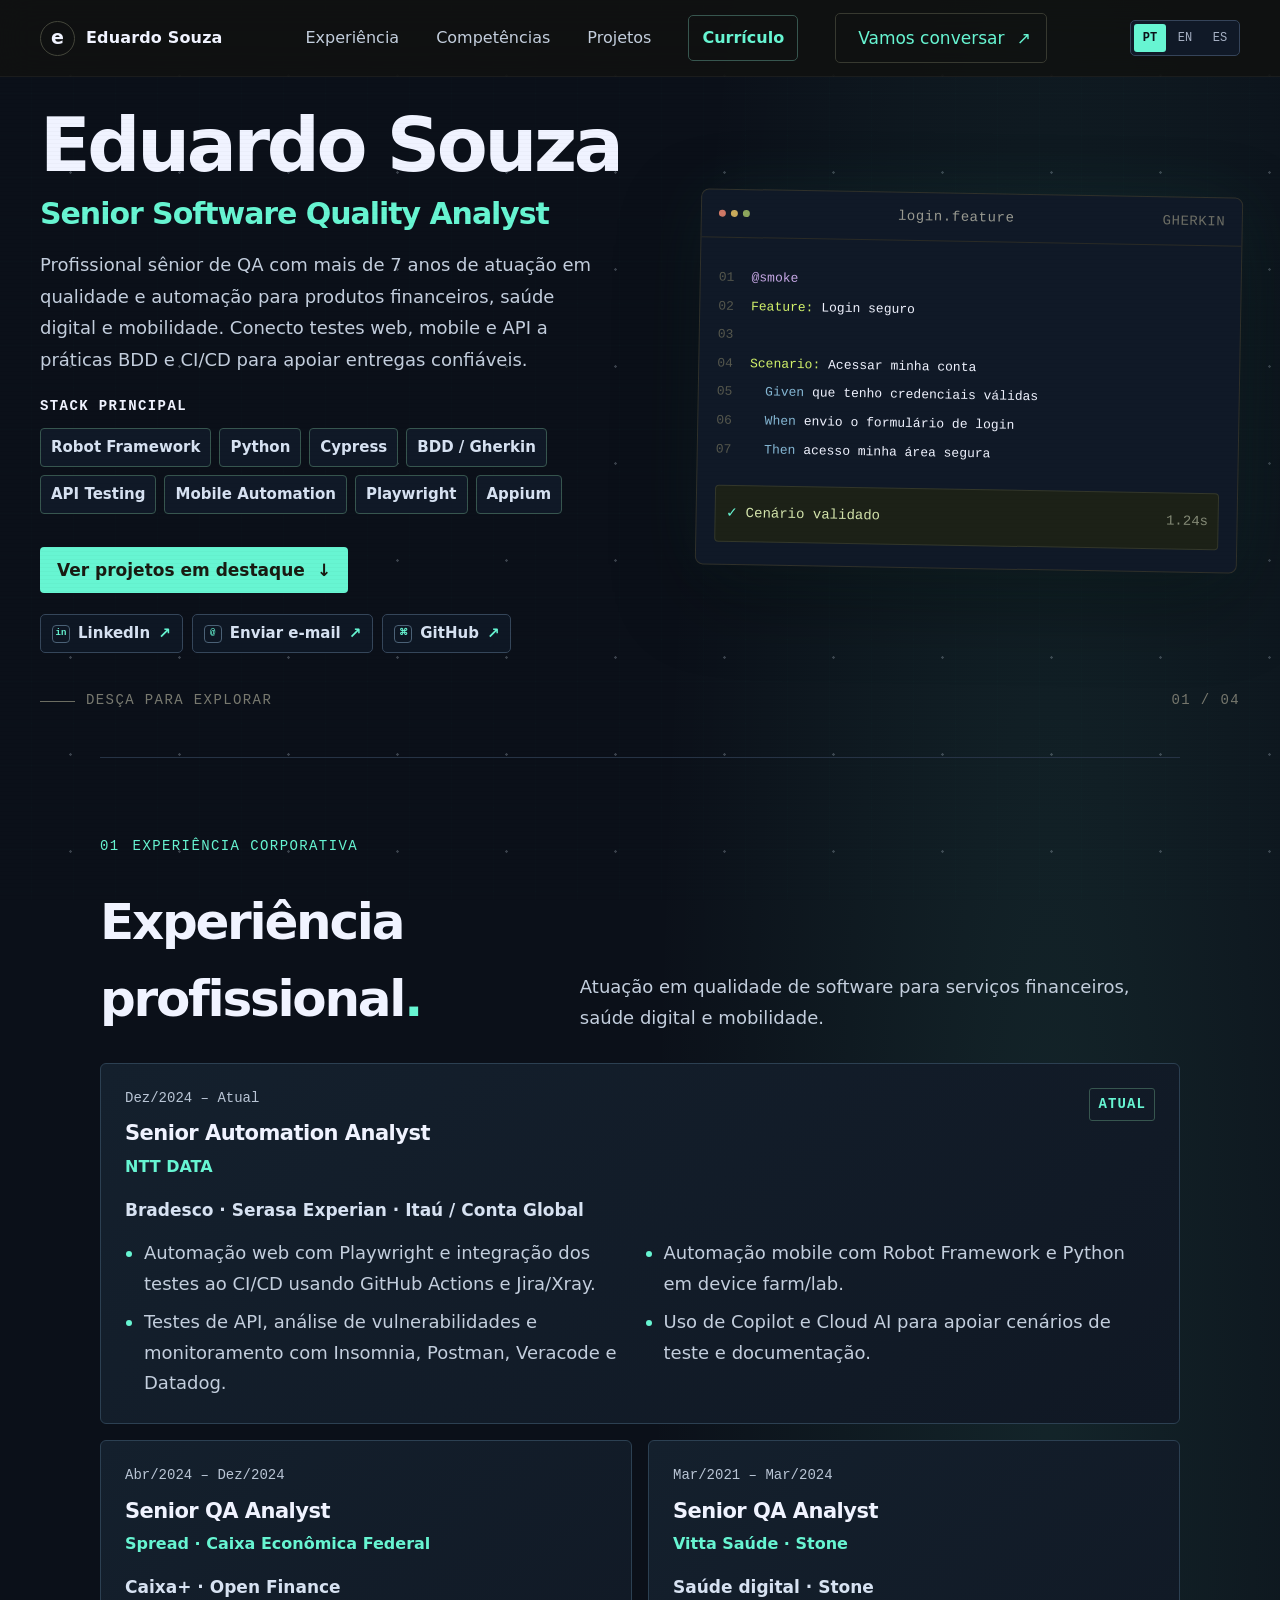
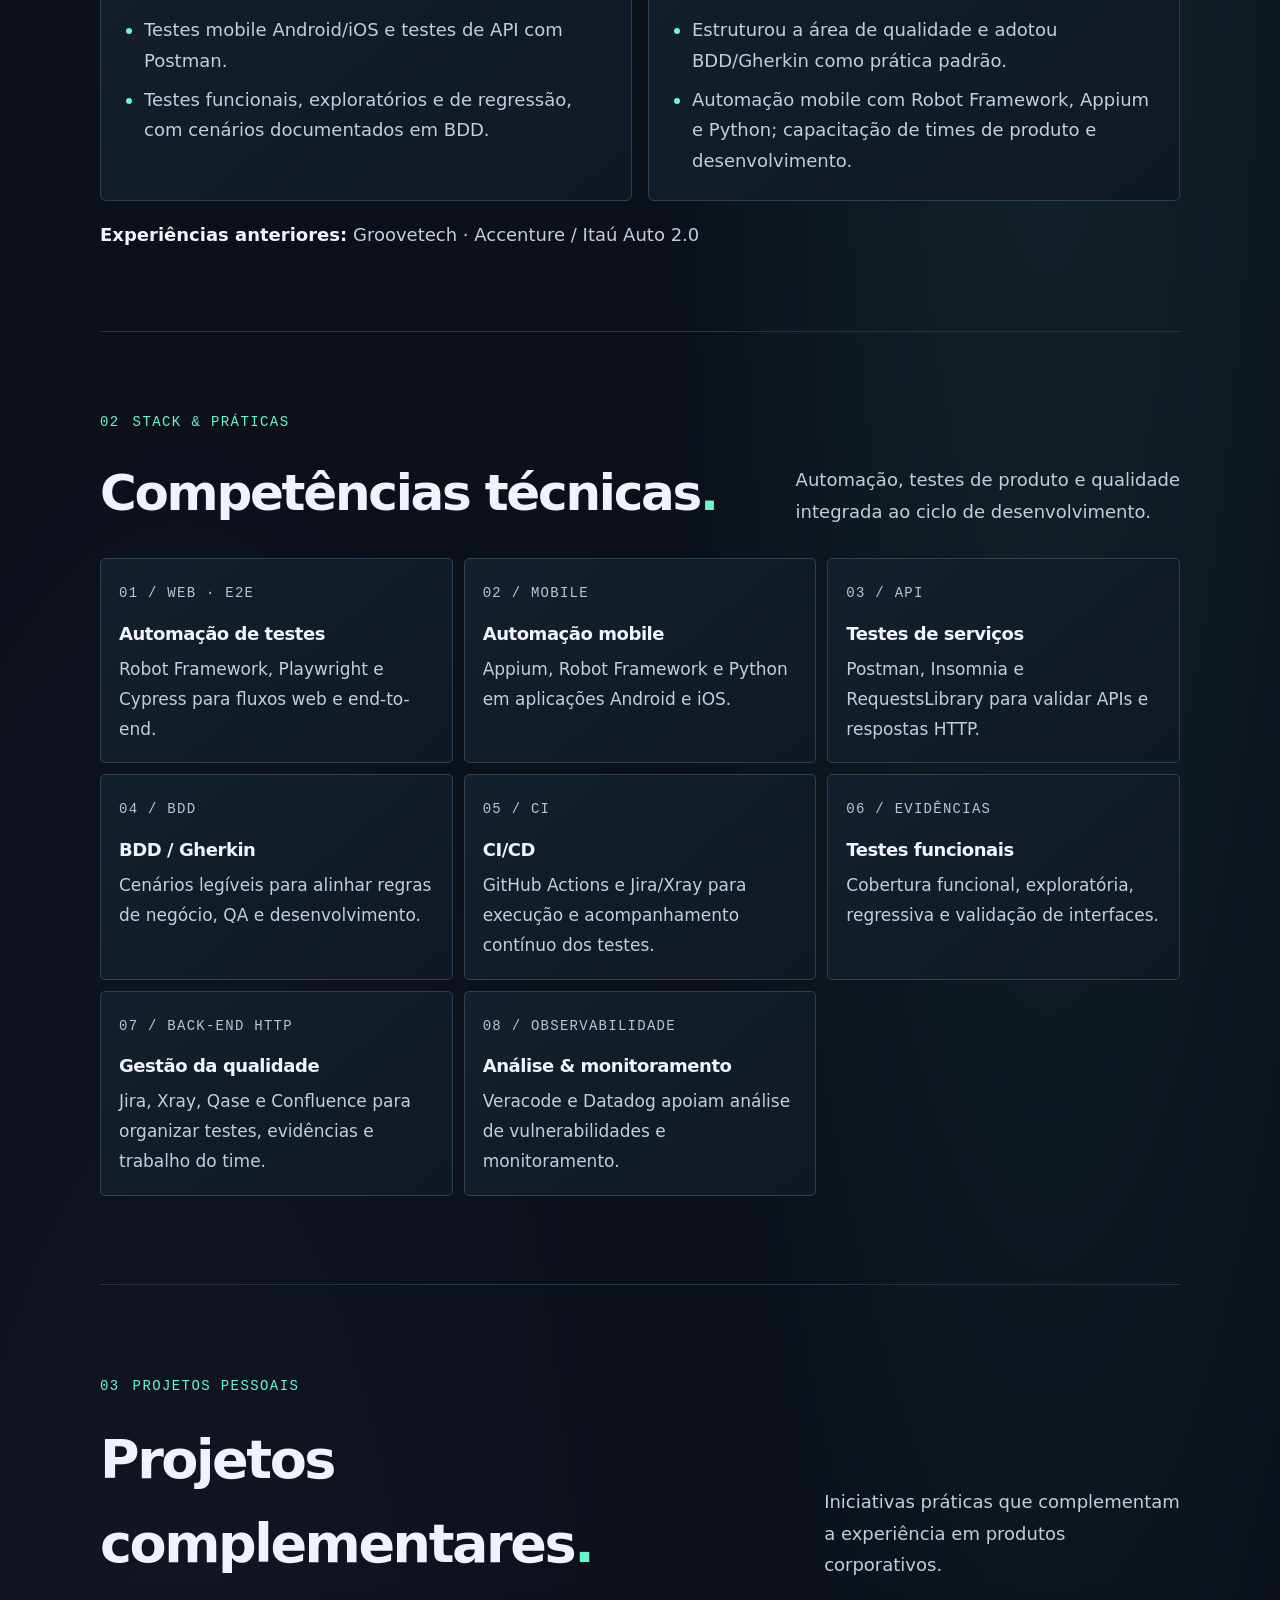
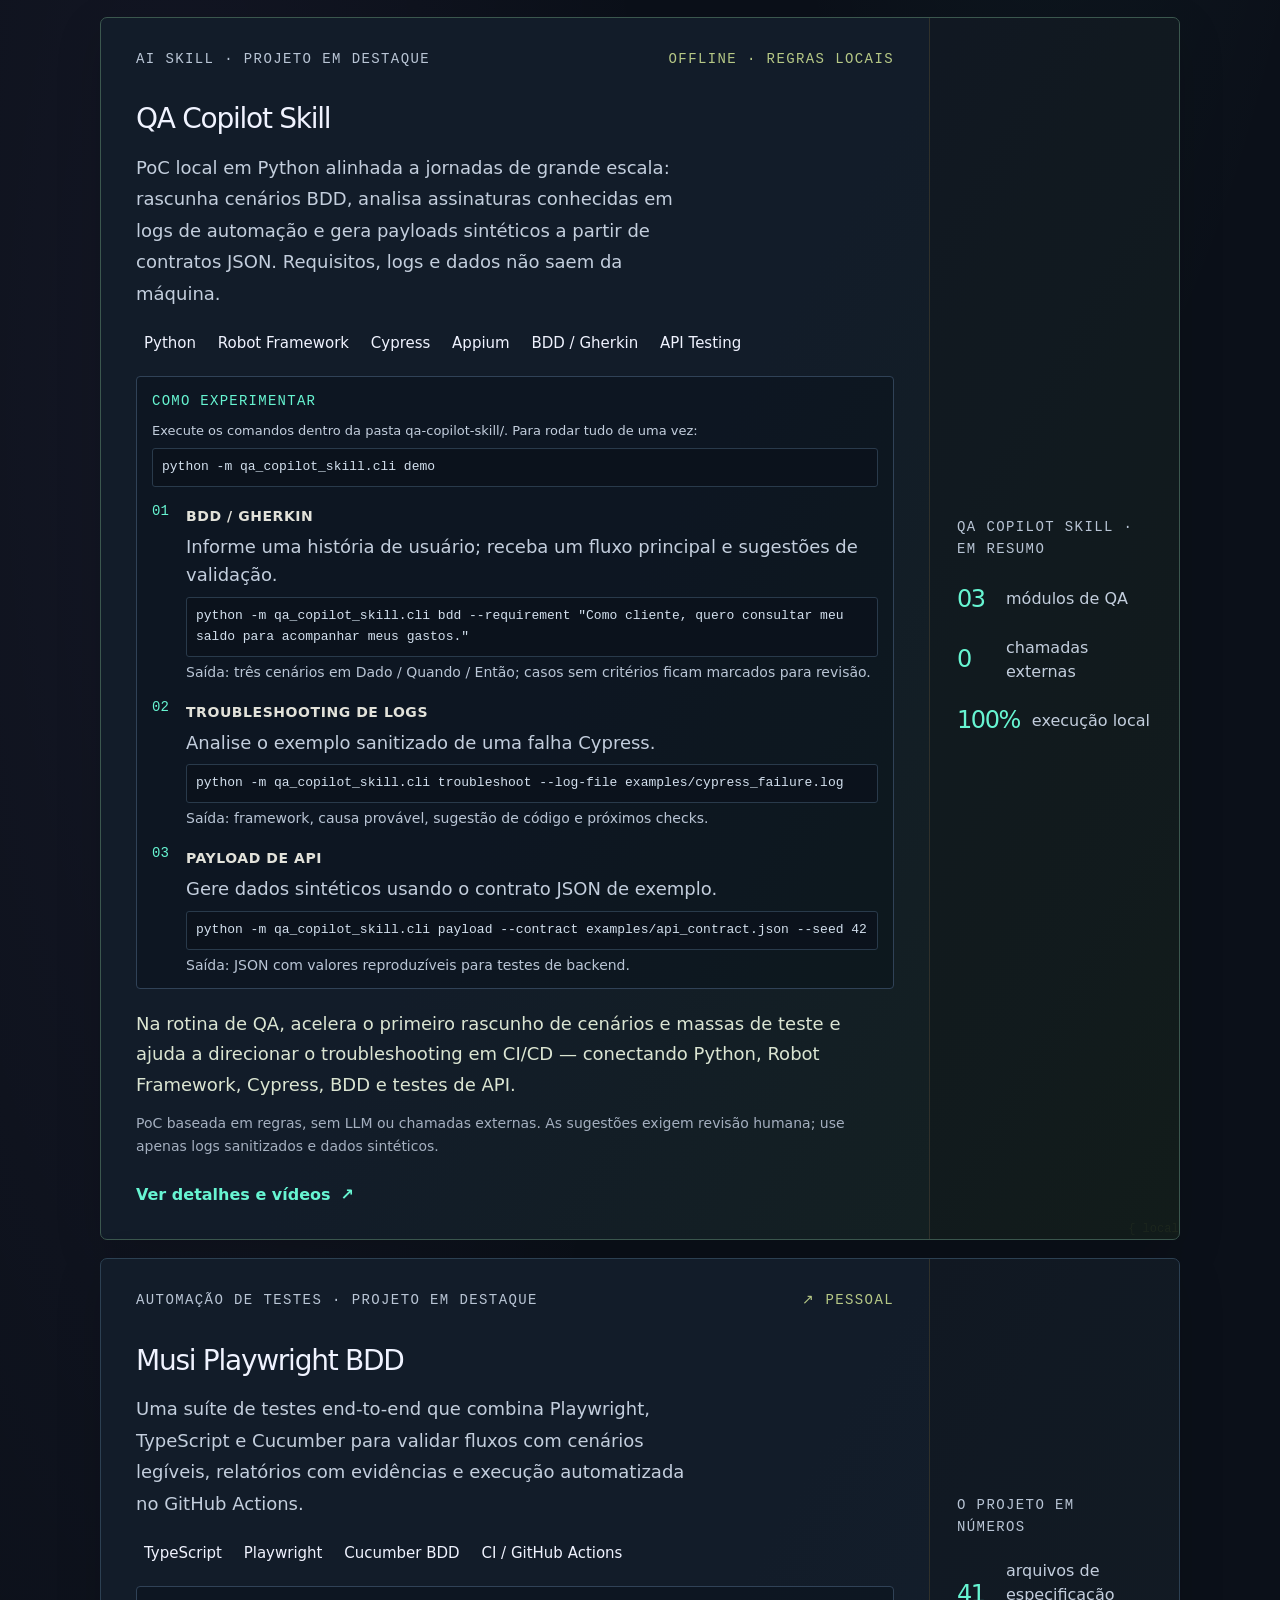
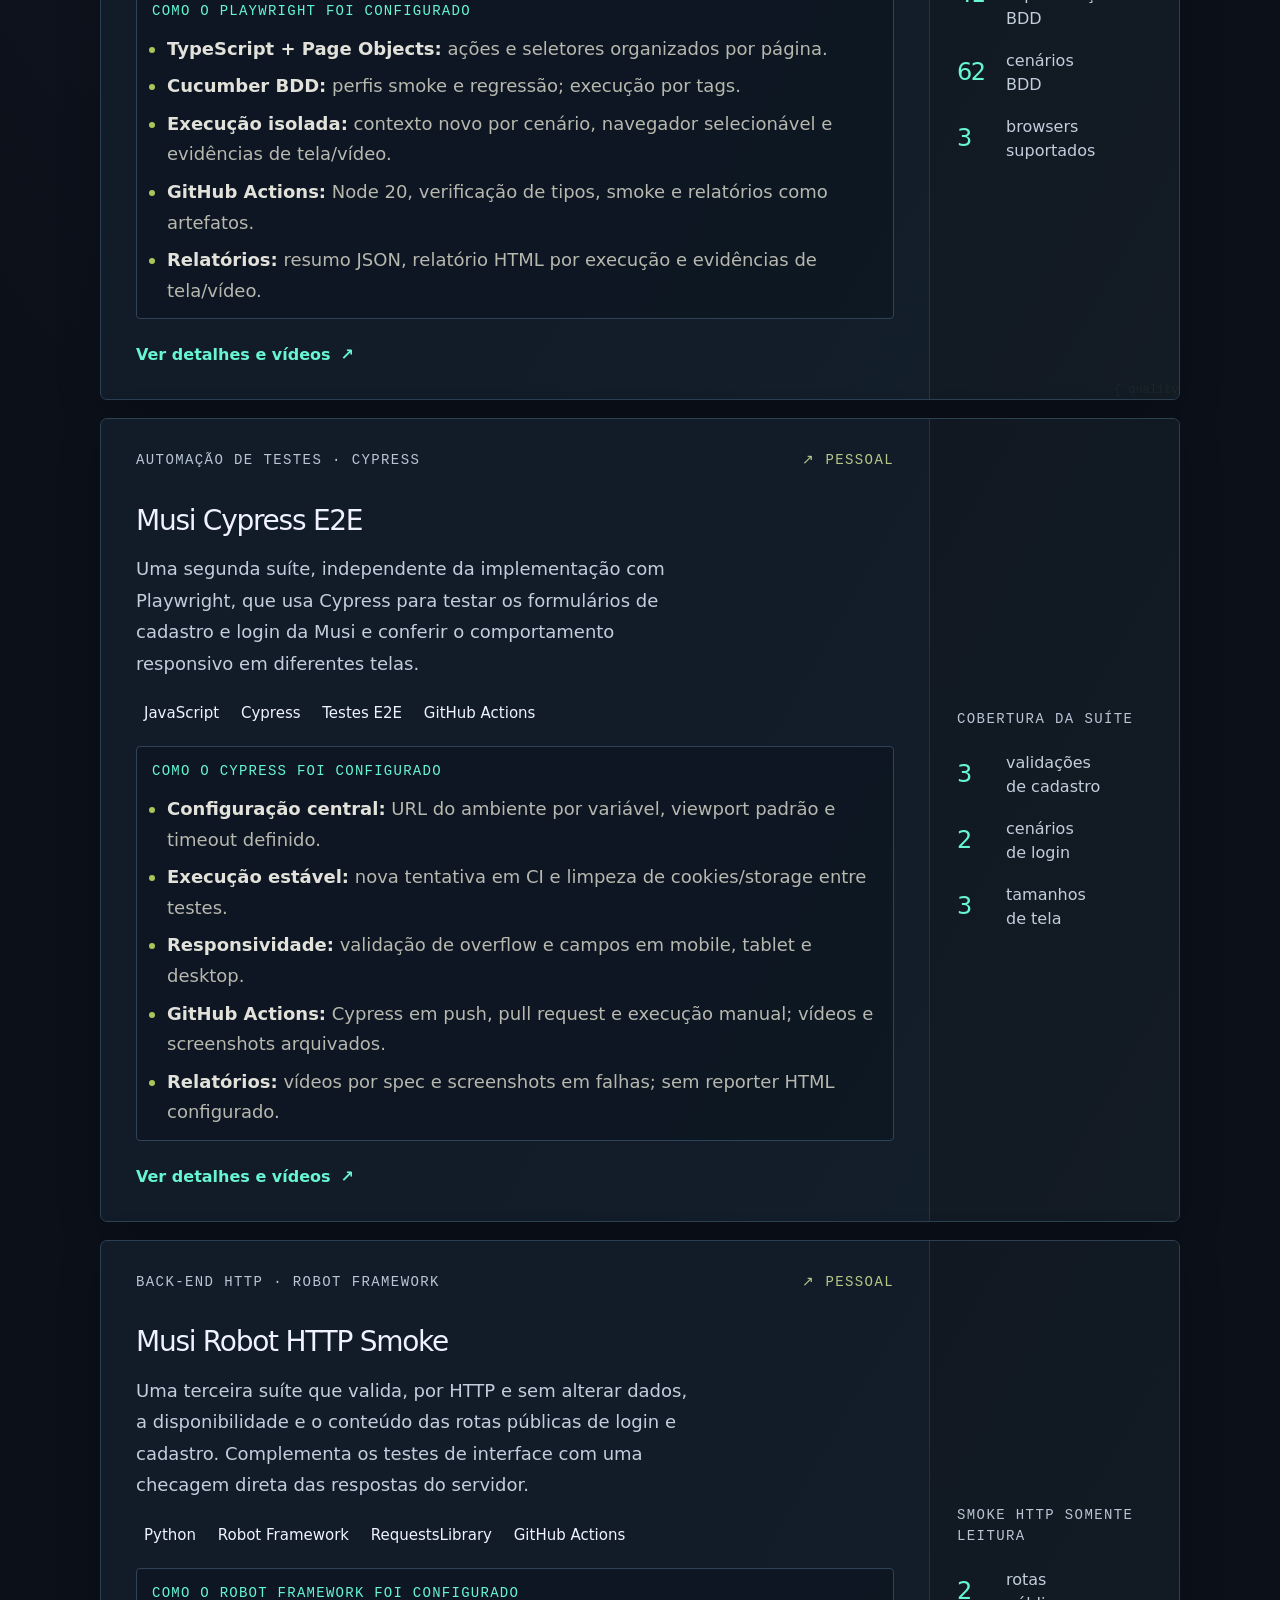
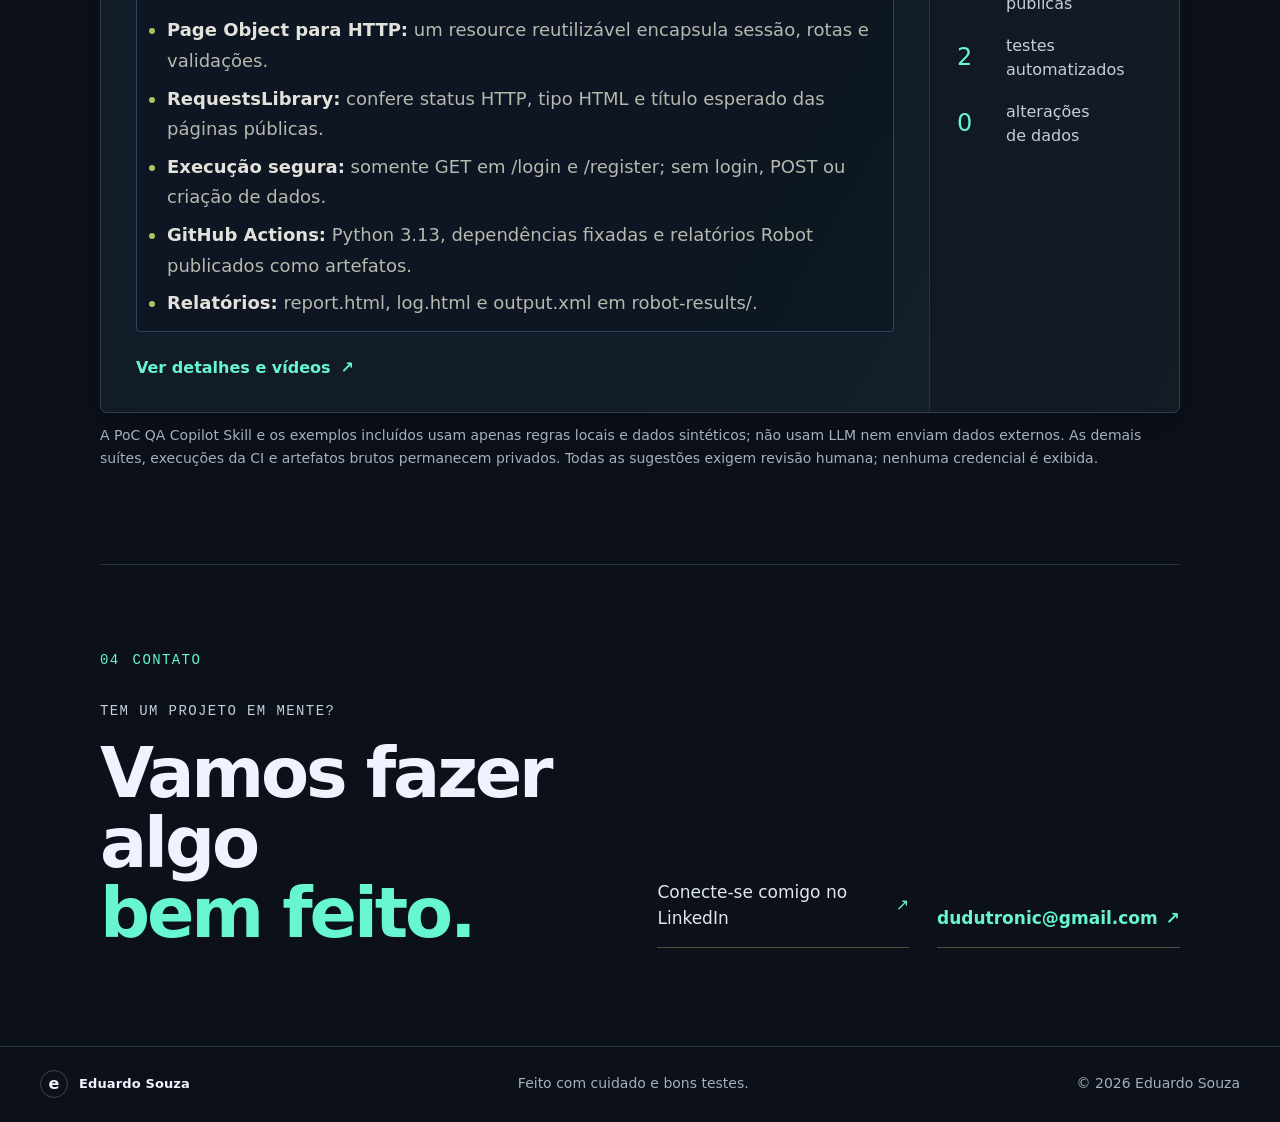
<file: index.html>
<!doctype html>
<html lang="pt-BR">
  <head>
    <meta charset="utf-8">
    <meta name="viewport" content="width=device-width, initial-scale=1">
    <meta
      name="description"
      content="Eduardo Souza, Senior Software Quality Analyst com mais de 7 anos de experiência em QA e automação de testes web, mobile e API."
    >
    <meta name="theme-color" content="#0b1019">
    <title>Eduardo Souza — Senior Software Quality Analyst</title>
    <link rel="icon" href="favicon.svg" type="image/svg+xml">
    <link rel="stylesheet" href="styles.css?v=corporate-profile-v6">
    <script src="script.js?v=corporate-profile-v6" defer></script>
  </head>
  <body>
    <a class="skip-link" href="#conteudo" data-i18n="skip">Pular para o conteúdo</a>

    <header class="site-header">
      <nav class="navigation shell" aria-label="Navegação principal" data-i18n-aria="navLabel">
        <a class="wordmark" href="#inicio" aria-label="Eduardo Souza, início" data-i18n-aria="homeLabel">
          <span class="wordmark-mark" aria-hidden="true">e</span>
          <span class="wordmark-name">Eduardo Souza</span>
        </a>
        <div class="navigation-links" id="navigation-links">
          <a href="#sobre" data-i18n="navExperience">Experiência</a>
          <a href="#competencias" data-i18n="navSkills">Competências</a>
          <a href="#projetos" data-i18n="navProjects">Projetos</a>
          <a class="nav-resume" href="resume.html" data-i18n="navResume">Currículo</a>
          <a class="nav-contact" href="#contato"><span data-i18n="navContact">Vamos conversar</span> <span aria-hidden="true">↗</span></a>
        </div>
        <div class="header-controls">
          <div class="language-picker" role="group" aria-label="Selecionar idioma" data-i18n-aria="languageLabel">
            <button type="button" lang="pt-BR" data-language="pt" aria-pressed="true">PT</button>
            <button type="button" lang="en" data-language="en" aria-pressed="false">EN</button>
            <button type="button" lang="es" data-language="es" aria-pressed="false">ES</button>
          </div>
          <button
            class="menu-toggle"
            type="button"
            aria-expanded="false"
            aria-controls="navigation-links"
            aria-label="Abrir menu"
          >
            <span></span>
            <span></span>
          </button>
        </div>
      </nav>
    </header>

    <main id="conteudo">
      <section class="hero shell" id="inicio" aria-labelledby="hero-title">
        <div class="hero-copy">
          <h1 id="hero-title" data-i18n="heroTitle">Eduardo Souza</h1>
          <p class="hero-role" data-i18n="heroRole">Senior Software Quality Analyst</p>
          <p class="hero-description" data-i18n="heroDescription">
            Profissional sênior de QA com mais de 7 anos de atuação em qualidade e automação
            para produtos financeiros, saúde digital e mobilidade, com testes web, mobile e API.
          </p>
          <div class="hero-stack" aria-label="Stack principal" data-i18n-aria="heroStackLabel">
            <p data-i18n="heroStackLabel">STACK PRINCIPAL</p>
            <ul class="stack-list">
              <li>Robot Framework</li>
              <li>Python</li>
              <li>Cypress</li>
              <li>BDD / Gherkin</li>
              <li>API Testing</li>
              <li>Mobile Automation</li>
              <li>Playwright</li>
              <li>Appium</li>
            </ul>
          </div>
          <div class="hero-actions">
            <a class="button button-primary" href="#projetos"><span data-i18n="heroWork">Ver projetos em destaque</span> <span aria-hidden="true">↓</span></a>
          </div>
          <div class="hero-socials" aria-label="Contato e redes profissionais" data-i18n-aria="heroContactLabel">
            <a class="hero-social-link" href="https://www.linkedin.com/in/eduardo-henrique-nilo-de-souza/" target="_blank" rel="noreferrer">
              <span class="social-icon" aria-hidden="true">in</span>
              <span data-i18n="linkedinLink">LinkedIn</span>
              <span aria-hidden="true">↗</span>
            </a>
            <a class="hero-social-link" href="mailto:dudutronic@gmail.com">
              <span class="social-icon" aria-hidden="true">@</span>
              <span data-i18n="emailLink">Enviar e-mail</span>
              <span aria-hidden="true">↗</span>
            </a>
            <a class="hero-social-link" href="https://github.com/dudutronic" target="_blank" rel="noreferrer">
              <span class="social-icon" aria-hidden="true">⌘</span>
              <span>GitHub</span>
              <span aria-hidden="true">↗</span>
            </a>
          </div>
        </div>

        <div class="terminal" aria-label="Exemplo de cenário de teste automatizado" data-i18n-aria="terminalLabel">
          <div class="terminal-bar">
            <div class="terminal-dots" aria-hidden="true"><i></i><i></i><i></i></div>
            <span>login.feature</span>
            <span class="terminal-language">GHERKIN</span>
          </div>
          <div class="terminal-code">
            <p><span class="code-muted">01</span> <span class="code-purple">@smoke</span></p>
            <p><span class="code-muted">02</span> <span class="code-green">Feature:</span> <span data-i18n="terminalFeature">Login seguro</span></p>
            <p><span class="code-muted">03</span></p>
            <p><span class="code-muted">04</span> <span class="code-green">Scenario:</span> <span data-i18n="terminalScenario">Acessar minha conta</span></p>
            <p><span class="code-muted">05</span> &nbsp; <span class="code-blue">Given</span> <span data-i18n="terminalGiven">que tenho credenciais válidas</span></p>
            <p><span class="code-muted">06</span> &nbsp; <span class="code-blue">When</span> <span data-i18n="terminalWhen">envio o formulário de login</span></p>
            <p><span class="code-muted">07</span> &nbsp; <span class="code-blue">Then</span> <span data-i18n="terminalThen">acesso minha área segura</span></p>
            <div class="terminal-result"><span aria-hidden="true">✓</span> <span data-i18n="terminalResult">Cenário validado</span> <span class="result-time">1.24s</span></div>
          </div>
        </div>
        <a class="scroll-hint" href="#sobre"><span class="scroll-line"></span> <span data-i18n="scrollHint">DESÇA PARA EXPLORAR</span></a>
        <span class="hero-index" aria-hidden="true">01 / 04</span>
      </section>

      <section class="experience section-shell" id="sobre" aria-labelledby="experience-title">
        <div class="section-label"><span>01</span> <span data-i18n="experienceLabel">EXPERIÊNCIA CORPORATIVA</span></div>
        <div class="section-heading">
          <div>
            <h2 id="experience-title"><span data-i18n="experienceTitle">Experiência profissional</span><span class="accent-dot">.</span></h2>
          </div>
          <p data-i18n="experienceIntro">Automação e qualidade de software em produtos financeiros, saúde digital e mobilidade.</p>
        </div>
        <div class="experience-grid">
          <article class="experience-card experience-featured">
            <div class="experience-card-heading">
              <div>
                <p class="experience-period" data-i18n="experienceNttPeriod">Dez/2024 – Atual</p>
                <h3 data-i18n="experienceNttRole">Senior Automation Analyst</h3>
                <p class="experience-company">NTT DATA</p>
              </div>
              <span class="experience-tag" data-i18n="experienceCurrent">ATUAL</span>
            </div>
            <p class="experience-clients" data-i18n="experienceNttClients">Bradesco · Serasa Experian · Itaú / Conta Global</p>
            <ul class="experience-highlights">
              <li data-i18n="experienceNtt1">Automação web com Playwright e integração dos testes ao CI/CD usando GitHub Actions e Jira/Xray.</li>
              <li data-i18n="experienceNtt2">Automação mobile com Robot Framework e Python em device farm/lab.</li>
              <li data-i18n="experienceNtt3">Testes de API, análise de vulnerabilidades e monitoramento com Insomnia, Postman, Veracode e Datadog.</li>
              <li data-i18n="experienceNtt4">Uso de Copilot e Cloud AI para apoiar cenários de teste e documentação.</li>
            </ul>
          </article>
          <article class="experience-card">
            <div class="experience-card-heading">
              <div>
                <p class="experience-period" data-i18n="experienceSpreadPeriod">Abr/2024 – Dez/2024</p>
                <h3 data-i18n="experienceSpreadRole">Senior QA Analyst</h3>
                <p class="experience-company">Spread · Caixa Econômica Federal</p>
              </div>
            </div>
            <p class="experience-clients" data-i18n="experienceSpreadClients">Caixa+ · Open Finance</p>
            <ul class="experience-highlights">
              <li data-i18n="experienceSpread1">Testes mobile Android/iOS e testes de API com Postman.</li>
              <li data-i18n="experienceSpread2">Testes funcionais, exploratórios e de regressão, com cenários documentados em BDD.</li>
            </ul>
          </article>
          <article class="experience-card">
            <div class="experience-card-heading">
              <div>
                <p class="experience-period" data-i18n="experienceVittaPeriod">Mar/2021 – Mar/2024</p>
                <h3 data-i18n="experienceVittaRole">Senior QA Analyst</h3>
                <p class="experience-company">Vitta Saúde · Stone</p>
              </div>
            </div>
            <p class="experience-clients" data-i18n="experienceVittaClients">Saúde digital · Stone</p>
            <ul class="experience-highlights">
              <li data-i18n="experienceVitta1">Estruturou a área de qualidade e adotou BDD/Gherkin como prática padrão.</li>
              <li data-i18n="experienceVitta2">Automação mobile com Robot Framework, Appium e Python; capacitação de times de produto e desenvolvimento.</li>
            </ul>
          </article>
        </div>
        <p class="experience-previous"><strong data-i18n="experiencePreviousLabel">Experiências anteriores:</strong> <span data-i18n="experiencePrevious">Groovetech · Accenture / Itaú Auto 2.0</span></p>
      </section>

      <section class="competencies section-shell" id="competencias" aria-labelledby="competencies-title">
        <div class="section-heading">
          <div>
            <div class="section-label"><span>02</span> <span data-i18n="skillsLabelTitle">STACK & PRÁTICAS</span></div>
            <h2 id="competencies-title"><span data-i18n="skillsTitle">Competências técnicas</span><span class="accent-dot">.</span></h2>
          </div>
          <p data-i18n-html="skillsIntro">Automação, testes de produto e qualidade<br>integrada ao ciclo de desenvolvimento.</p>
        </div>

        <div class="competency-grid">
          <article class="competency-card">
            <span class="competency-index" data-i18n="skill1Index">01 / WEB · E2E</span>
            <h3 data-i18n="skill1Title">Automação de testes</h3>
            <p data-i18n="skill1Description">Robot Framework, Playwright e Cypress para fluxos web e end-to-end.</p>
          </article>
          <article class="competency-card">
            <span class="competency-index" data-i18n="skill2Index">02 / MOBILE</span>
            <h3 data-i18n="skill2Title">Automação mobile</h3>
            <p data-i18n="skill2Description">Appium, Robot Framework e Python em aplicações Android e iOS.</p>
          </article>
          <article class="competency-card">
            <span class="competency-index" data-i18n="skill3Index">03 / API</span>
            <h3 data-i18n="skill3Title">Testes de serviços</h3>
            <p data-i18n="skill3Description">Postman, Insomnia e RequestsLibrary para validar APIs e respostas HTTP.</p>
          </article>
          <article class="competency-card">
            <span class="competency-index" data-i18n="skill4Index">04 / BDD</span>
            <h3 data-i18n="skill4Title">BDD / Gherkin</h3>
            <p data-i18n="skill4Description">Cenários legíveis para alinhar regras de negócio, QA e desenvolvimento.</p>
          </article>
          <article class="competency-card">
            <span class="competency-index" data-i18n="skill5Index">05 / CI/CD</span>
            <h3 data-i18n="skill5Title">CI/CD</h3>
            <p data-i18n="skill5Description">GitHub Actions e Jira/Xray para execução e acompanhamento dos testes.</p>
          </article>
          <article class="competency-card">
            <span class="competency-index" data-i18n="skill6Index">06 / FUNCIONAL</span>
            <h3 data-i18n="skill6Title">Testes funcionais</h3>
            <p data-i18n="skill6Description">Cobertura funcional, exploratória, regressiva e validação de interfaces.</p>
          </article>
          <article class="competency-card">
            <span class="competency-index" data-i18n="skill7Index">07 / PROCESSO</span>
            <h3 data-i18n="skill7Title">Gestão da qualidade</h3>
            <p data-i18n="skill7Description">Jira, Xray, Qase e Confluence para organizar testes, evidências e trabalho do time.</p>
          </article>
          <article class="competency-card">
            <span class="competency-index" data-i18n="skill8Index">08 / OBSERVABILIDADE</span>
            <h3 data-i18n="skill8Title">Análise & monitoramento</h3>
            <p data-i18n="skill8Description">Veracode e Datadog apoiam análise de vulnerabilidades e monitoramento.</p>
          </article>
        </div>
      </section>

      <section class="projects section-shell" id="projetos" aria-labelledby="projects-title">
        <div class="section-heading">
          <div>
            <div class="section-label"><span>03</span> <span data-i18n="projectsLabel">PROJETOS PESSOAIS</span></div>
            <h2 id="projects-title"><span data-i18n="projectsTitle">Projetos</span><span class="accent-dot">.</span></h2>
          </div>
          <p data-i18n-html="projectsIntro">Iniciativas práticas que complementam<br>a experiência em produtos corporativos.</p>
        </div>

        <article class="project-card project-card-copilot" aria-labelledby="copilot-title">
          <div class="project-main">
            <div class="project-topline">
              <span class="project-category" data-i18n="copilotCategory">AI SKILL · PROJETO EM DESTAQUE</span>
              <span class="project-stars" data-i18n="copilotMode">OFFLINE · HEURÍSTICAS LOCAIS</span>
            </div>
            <h3 id="copilot-title"><a class="project-title-link" href="project.html?id=qa-copilot">QA Copilot Skill</a></h3>
            <p class="project-description" data-i18n="copilotDescription">
              PoC local em Python para rascunhar cenários BDD, analisar assinaturas
              conhecidas em logs de automação e gerar payloads sintéticos a partir
              de contratos JSON. Requisitos, logs e dados não saem da máquina.
            </p>
            <div class="project-tags" aria-label="Tecnologias do projeto QA Copilot Skill" data-i18n-aria="copilotTechLabel">
              <span>Python</span>
              <span>Robot Framework</span>
              <span>Cypress</span>
              <span>Appium</span>
              <span>BDD / Gherkin</span>
              <span>API Testing</span>
            </div>
            <div class="framework-config copilot-guide">
              <p class="config-heading" data-i18n="copilotGuideTitle">COMO EXPERIMENTAR</p>
              <p class="copilot-guide-note" data-i18n="copilotGuideNote">Execute os comandos dentro da pasta qa-copilot-skill/. Para rodar tudo de uma vez:</p>
              <code class="copilot-demo-command">python -m qa_copilot_skill.cli demo</code>
              <ol class="copilot-steps">
                <li>
                  <span class="copilot-step-number">01</span>
                  <div class="copilot-step-content">
                    <strong data-i18n="copilotBddLabel">BDD / GHERKIN</strong>
                    <p data-i18n="copilotBddHelp">Informe uma história de usuário; receba um fluxo principal e sugestões de validação.</p>
                    <code>python -m qa_copilot_skill.cli bdd --requirement "Como cliente, quero consultar meu saldo para acompanhar meus gastos."</code>
                    <span class="copilot-output" data-i18n="copilotBddOutput">Saída: três cenários em Dado / Quando / Então; casos sem critérios ficam marcados para revisão.</span>
                  </div>
                </li>
                <li>
                  <span class="copilot-step-number">02</span>
                  <div class="copilot-step-content">
                    <strong data-i18n="copilotLogLabel">TROUBLESHOOTING DE LOGS</strong>
                    <p data-i18n="copilotLogHelp">Analise o exemplo sanitizado de uma falha Cypress.</p>
                    <code>python -m qa_copilot_skill.cli troubleshoot --log-file examples/cypress_failure.log</code>
                    <span class="copilot-output" data-i18n="copilotLogOutput">Saída: framework provável, causa e próximos pontos para investigar.</span>
                  </div>
                </li>
                <li>
                  <span class="copilot-step-number">03</span>
                  <div class="copilot-step-content">
                    <strong data-i18n="copilotPayloadLabel">PAYLOAD DE API</strong>
                    <p data-i18n="copilotPayloadHelp">Gere dados sintéticos usando o contrato JSON de exemplo.</p>
                    <code>python -m qa_copilot_skill.cli payload --contract examples/api_contract.json --seed 42</code>
                    <span class="copilot-output" data-i18n="copilotPayloadOutput">Saída: JSON com valores reproduzíveis para testes de backend.</span>
                  </div>
                </li>
              </ol>
            </div>
            <p class="copilot-value" data-i18n="copilotValue">
              Na rotina de QA, acelera o primeiro rascunho de cenários e massas de
              teste e ajuda a direcionar o troubleshooting em CI/CD — conectando
              Python, Robot Framework, Cypress, BDD e testes de API.
            </p>
            <p class="project-note copilot-note" data-i18n="copilotBoundary">
              PoC baseada em regras, sem LLM ou chamadas externas. As sugestões
              exigem revisão humana; use apenas logs sanitizados e dados sintéticos.
            </p>
            <a class="project-link" href="project.html?id=qa-copilot">
              <span data-i18n="projectDetailsLink">Ver detalhes e vídeos</span>
              <span aria-hidden="true">↗</span>
            </a>
          </div>
          <div class="project-aside">
            <p class="aside-label" data-i18n="copilotStatsLabel">QA COPILOT SKILL · EM RESUMO</p>
            <div class="project-stat">
              <strong>03</strong>
              <span data-i18n="copilotStatModules">módulos de QA</span>
            </div>
            <div class="project-stat">
              <strong>0</strong>
              <span data-i18n="copilotStatCalls">chamadas externas</span>
            </div>
            <div class="project-stat">
              <strong>100%</strong>
              <span data-i18n="copilotStatLocal">execução local</span>
            </div>
            <div class="aside-decoration" aria-hidden="true">{ local }</div>
          </div>
        </article>

        <article class="project-card">
          <div class="project-main">
            <div class="project-topline">
              <span class="project-category" data-i18n="playwrightCategory">AUTOMAÇÃO DE TESTES · PROJETO EM DESTAQUE</span>
              <span class="project-stars" aria-label="Repositório pessoal" data-i18n-aria="personalRepo" data-i18n="personalRepo">↗ PESSOAL</span>
            </div>
            <h3><a class="project-title-link" href="project.html?id=playwright-bdd">Musi Playwright BDD</a></h3>
            <p class="project-description" data-i18n="playwrightDescription">
              Uma suíte de testes end-to-end que combina Playwright, TypeScript e
              Cucumber para validar fluxos com cenários legíveis, relatórios com
              evidências e execução automatizada no GitHub Actions.
            </p>
            <div class="project-tags" aria-label="Tecnologias do projeto">
              <span>TypeScript</span>
              <span>Playwright</span>
              <span>Cucumber BDD</span>
              <span>CI / GitHub Actions</span>
            </div>
            <div class="framework-config">
              <p class="config-heading" data-i18n="playwrightConfigTitle">COMO O PLAYWRIGHT FOI CONFIGURADO</p>
              <ul>
                <li data-i18n-html="playwrightConfig1"><strong>TypeScript + Page Objects:</strong> ações e seletores organizados por página.</li>
                <li data-i18n-html="playwrightConfig2"><strong>Cucumber BDD:</strong> perfis smoke e regressão; execução por tags.</li>
                <li data-i18n-html="playwrightConfig3"><strong>Execução isolada:</strong> contexto novo por cenário, navegador selecionável e evidências de tela/vídeo.</li>
                <li data-i18n-html="playwrightConfig4"><strong>GitHub Actions:</strong> Node 20, verificação de tipos, smoke e relatórios como artefatos.</li>
                <li data-i18n-html="playwrightConfig5"><strong>Relatórios:</strong> resumo JSON, relatório HTML por execução e evidências de tela/vídeo.</li>
              </ul>
            </div>
            <a
              class="project-link"
              href="project.html?id=playwright-bdd"
            ><span data-i18n="projectDetailsLink">Ver detalhes e vídeos</span> <span aria-hidden="true">↗</span></a>
          </div>

          <div class="project-aside">
            <p class="aside-label" data-i18n="playwrightStatsLabel">O PROJETO EM NÚMEROS</p>
            <div class="project-stat">
              <strong>41</strong>
              <span data-i18n-html="playwrightStat1">arquivos de<br>especificação BDD</span>
            </div>
            <div class="project-stat">
              <strong>62</strong>
              <span data-i18n-html="playwrightStat2">cenários<br>BDD</span>
            </div>
            <div class="project-stat">
              <strong>3</strong>
              <span data-i18n-html="playwrightStat3">browsers<br>suportados</span>
            </div>
            <div class="aside-decoration" aria-hidden="true">{ quality }</div>
          </div>
        </article>

        <article class="project-card project-card-cypress">
          <div class="project-main">
            <div class="project-topline">
              <span class="project-category" data-i18n="cypressCategory">AUTOMAÇÃO DE TESTES · CYPRESS</span>
              <span class="project-stars" aria-label="Repositório pessoal" data-i18n-aria="personalRepo" data-i18n="personalRepo">↗ PESSOAL</span>
            </div>
            <h3><a class="project-title-link" href="project.html?id=cypress-e2e">Musi Cypress E2E</a></h3>
            <p class="project-description" data-i18n="cypressDescription">
              Uma segunda suíte, independente da implementação com Playwright,
              que usa Cypress para testar os formulários de cadastro e login da
              Musi e conferir o comportamento responsivo em diferentes telas.
            </p>
            <div class="project-tags" aria-label="Tecnologias do projeto Cypress">
              <span>JavaScript</span>
              <span>Cypress</span>
              <span>Testes E2E</span>
              <span>GitHub Actions</span>
            </div>
            <div class="framework-config">
              <p class="config-heading" data-i18n="cypressConfigTitle">COMO O CYPRESS FOI CONFIGURADO</p>
              <ul>
                <li data-i18n-html="cypressConfig1"><strong>Configuração central:</strong> URL do ambiente por variável, viewport padrão e timeout definido.</li>
                <li data-i18n-html="cypressConfig2"><strong>Execução estável:</strong> nova tentativa em CI e limpeza de cookies/storage entre testes.</li>
                <li data-i18n-html="cypressConfig3"><strong>Responsividade:</strong> validação de overflow e campos em mobile, tablet e desktop.</li>
                <li data-i18n-html="cypressConfig4"><strong>GitHub Actions:</strong> Cypress em push, pull request e execução manual; vídeos e screenshots arquivados.</li>
                <li data-i18n-html="cypressConfig5"><strong>Relatórios:</strong> vídeos por spec e screenshots em falhas; sem reporter HTML configurado.</li>
              </ul>
            </div>
            <a
              class="project-link"
              href="project.html?id=cypress-e2e"
            ><span data-i18n="projectDetailsLink">Ver detalhes e vídeos</span> <span aria-hidden="true">↗</span></a>
          </div>

          <div class="project-aside">
            <p class="aside-label" data-i18n="cypressStatsLabel">COBERTURA DA SUÍTE</p>
            <div class="project-stat">
              <strong>3</strong>
              <span data-i18n-html="cypressStat1">validações<br>de cadastro</span>
            </div>
            <div class="project-stat">
              <strong>2</strong>
              <span data-i18n-html="cypressStat2">cenários<br>de login</span>
            </div>
            <div class="project-stat">
              <strong>3</strong>
              <span data-i18n-html="cypressStat3">tamanhos<br>de tela</span>
            </div>
          </div>
        </article>
        <article class="project-card project-card-robot">
          <div class="project-main">
            <div class="project-topline">
              <span class="project-category" data-i18n="robotCategory">BACK-END HTTP · ROBOT FRAMEWORK</span>
              <span class="project-stars" aria-label="Repositório pessoal" data-i18n-aria="personalRepo" data-i18n="personalRepo">↗ PESSOAL</span>
            </div>
            <h3><a class="project-title-link" href="project.html?id=robot-http-smoke">Musi Robot HTTP Smoke</a></h3>
            <p class="project-description" data-i18n="robotDescription">
              Uma terceira suíte que valida, por HTTP e sem alterar dados, a
              disponibilidade e o conteúdo das rotas públicas de login e
              cadastro. Complementa os testes de interface com uma checagem
              direta das respostas do servidor.
            </p>
            <div class="project-tags" aria-label="Tecnologias do projeto Robot Framework">
              <span>Python</span>
              <span>Robot Framework</span>
              <span>RequestsLibrary</span>
              <span>GitHub Actions</span>
            </div>
            <div class="framework-config">
              <p class="config-heading" data-i18n="robotConfigTitle">COMO O ROBOT FRAMEWORK FOI CONFIGURADO</p>
              <ul>
                <li data-i18n-html="robotConfig1"><strong>Page Object para HTTP:</strong> um resource reutilizável encapsula sessão, rotas e validações.</li>
                <li data-i18n-html="robotConfig2"><strong>RequestsLibrary:</strong> confere status HTTP, tipo HTML e título esperado das páginas públicas.</li>
                <li data-i18n-html="robotConfig3"><strong>Execução segura:</strong> somente GET em /login e /register; sem login, POST ou criação de dados.</li>
                <li data-i18n-html="robotConfig4"><strong>GitHub Actions:</strong> Python 3.13, dependências fixadas e relatórios Robot publicados como artefatos.</li>
                <li data-i18n-html="robotConfig5"><strong>Relatórios:</strong> report.html, log.html e output.xml em robot-results/.</li>
              </ul>
            </div>
            <a
              class="project-link"
              href="project.html?id=robot-http-smoke"
            ><span data-i18n="projectDetailsLink">Ver detalhes e vídeos</span> <span aria-hidden="true">↗</span></a>
          </div>

          <div class="project-aside">
            <p class="aside-label" data-i18n="robotStatsLabel">SMOKE HTTP SOMENTE LEITURA</p>
            <div class="project-stat">
              <strong>2</strong>
              <span data-i18n-html="robotStat1">rotas<br>públicas</span>
            </div>
            <div class="project-stat">
              <strong>2</strong>
              <span data-i18n-html="robotStat2">testes<br>automatizados</span>
            </div>
            <div class="project-stat">
              <strong>0</strong>
              <span data-i18n-html="robotStat3">alterações<br>de dados</span>
            </div>
          </div>
        </article>
        <p class="project-note" data-i18n="projectNote">A PoC QA Copilot Skill e os exemplos incluídos usam apenas regras locais e dados sintéticos; não usam LLM nem enviam dados externos. As demais suítes, execuções da CI e artefatos brutos permanecem privados. Todas as sugestões exigem revisão humana; nenhuma credencial é exibida.</p>
      </section>

      <section class="contact section-shell" id="contato" aria-labelledby="contact-title">
        <div class="section-label"><span>04</span> <span data-i18n="contactLabel">CONTATO</span></div>
        <div class="contact-content">
          <div>
            <p class="eyebrow" data-i18n="contactEyebrow">TEM UM PROJETO EM MENTE?</p>
            <h2 id="contact-title" data-i18n-html="contactTitle">Vamos fazer algo<br><span>bem feito.</span></h2>
          </div>
          <a
            class="contact-link"
            href="https://www.linkedin.com/in/eduardo-henrique-nilo-de-souza/"
            target="_blank"
            rel="noreferrer"
          >
            <span data-i18n="contactLink">Conecte-se comigo no LinkedIn</span>
            <span class="contact-arrow" aria-hidden="true">↗</span>
          </a>
          <a class="contact-email" href="mailto:dudutronic@gmail.com">dudutronic@gmail.com <span aria-hidden="true">↗</span></a>
        </div>
      </section>
    </main>

    <footer class="site-footer">
      <div class="footer-inner shell">
        <a class="wordmark footer-wordmark" href="#inicio" aria-label="Eduardo Souza, início" data-i18n-aria="homeLabel">
          <span class="wordmark-mark" aria-hidden="true">e</span>
          <span class="wordmark-name">Eduardo Souza</span>
        </a>
        <p data-i18n="footerNote">Feito com cuidado e bons testes.</p>
        <span>© <span id="current-year">2025</span> Eduardo Souza</span>
      </div>
    </footer>
  </body>
</html>
</file>
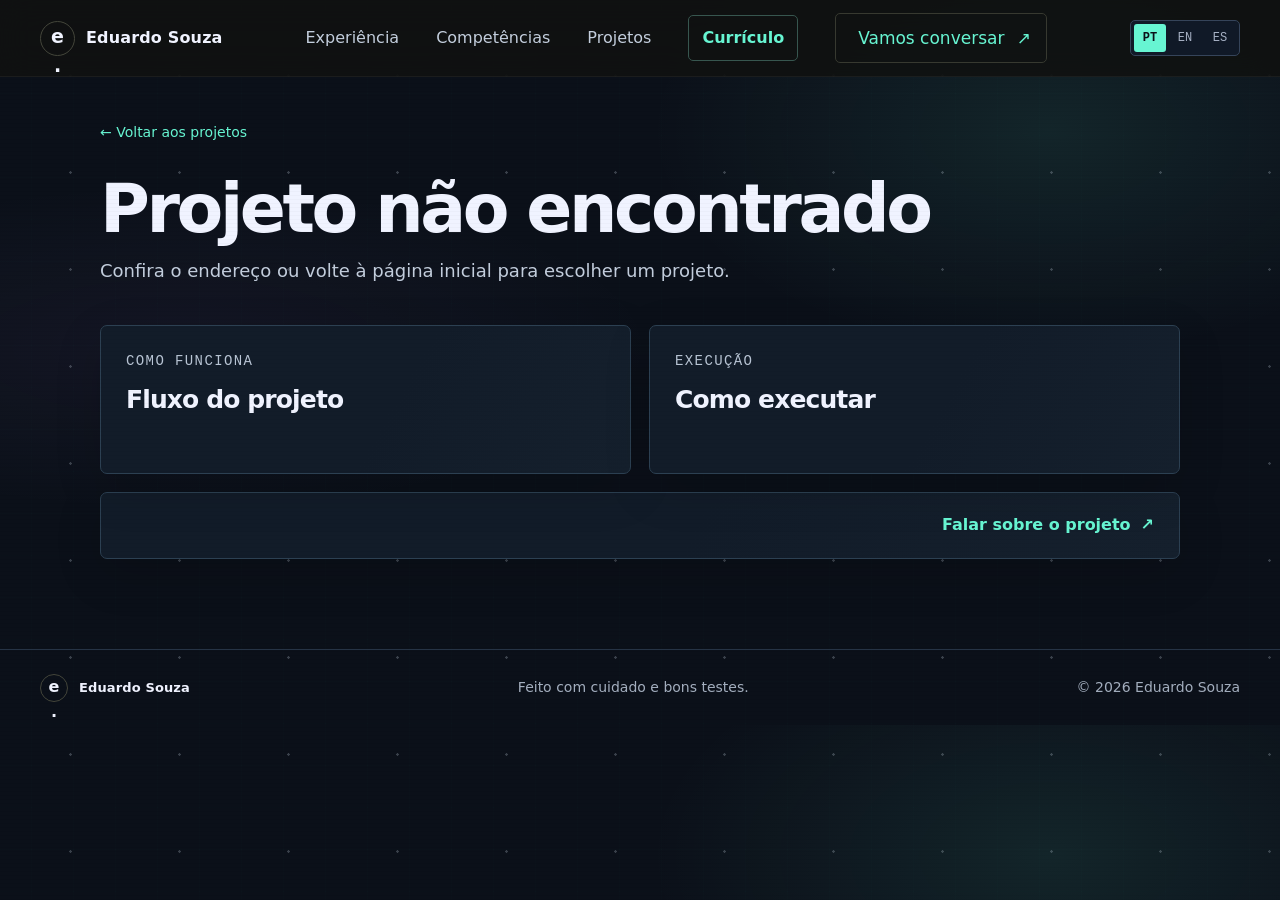
<file: project.html>
<!doctype html>
<html lang="pt-BR">
  <head>
    <meta charset="utf-8">
    <meta name="viewport" content="width=device-width, initial-scale=1">
    <meta name="description" content="Detalhes, fluxo de testes e demonstrações dos projetos de Eduardo Souza.">
    <meta name="theme-color" content="#0b1019">
    <title>Projeto — Eduardo Souza</title>
    <link rel="icon" href="favicon.svg" type="image/svg+xml">
    <link rel="stylesheet" href="styles.css?v=corporate-profile-v6">
    <script src="script.js?v=corporate-profile-v6" defer></script>
    <script src="project-detail.js?v=project-details-v2" defer></script>
  </head>
  <body data-page="project">
    <a class="skip-link" href="#project-content" data-i18n="skip">Pular para o conteúdo</a>

    <header class="site-header">
      <nav class="navigation shell" aria-label="Navegação principal" data-i18n-aria="navLabel">
        <a class="wordmark" href="index.html" aria-label="Eduardo Souza, início" data-i18n-aria="homeLabel">
          <span class="wordmark-mark" aria-hidden="true">e<span>.</span></span>
          <span class="wordmark-name">Eduardo Souza</span>
        </a>
        <div class="navigation-links" id="navigation-links">
          <a href="index.html#sobre" data-i18n="navExperience">Experiência</a>
          <a href="index.html#competencias" data-i18n="navSkills">Competências</a>
          <a href="index.html#projetos" data-i18n="navProjects">Projetos</a>
          <a class="nav-resume" href="resume.html" data-i18n="navResume">Currículo</a>
          <a class="nav-contact" href="index.html#contato"><span data-i18n="navContact">Vamos conversar</span> <span aria-hidden="true">↗</span></a>
        </div>
        <div class="header-controls">
          <div class="language-picker" role="group" aria-label="Selecionar idioma" data-i18n-aria="languageLabel">
            <button type="button" lang="pt-BR" data-language="pt" aria-pressed="true">PT</button>
            <button type="button" lang="en" data-language="en" aria-pressed="false">EN</button>
            <button type="button" lang="es" data-language="es" aria-pressed="false">ES</button>
          </div>
          <button
            class="menu-toggle"
            type="button"
            aria-expanded="false"
            aria-controls="navigation-links"
            aria-label="Abrir menu"
          >
            <span></span>
            <span></span>
          </button>
        </div>
      </nav>
    </header>

    <main class="project-detail section-shell" id="project-content">
      <a class="project-detail-back" href="index.html#projetos" data-copy="backToProjects">← Voltar aos projetos</a>
      <header class="project-detail-heading">
        <p class="section-label" data-copy="eyebrow">PROJETO · DETALHES</p>
        <h1 data-copy="title">Projeto</h1>
        <p class="project-detail-summary" data-copy="summary"></p>
        <div class="project-detail-tags" data-copy-list="tags" aria-label="Tecnologias"></div>
      </header>

      <section class="project-detail-video" aria-labelledby="main-video-title">
        <div class="project-detail-section-heading">
          <div>
            <p class="section-label" data-copy="videoEyebrow">DEMONSTRAÇÃO NARRADA</p>
            <h2 id="main-video-title" data-copy="videoTitle">Execução do projeto</h2>
          </div>
          <span class="project-video-duration" data-copy="videoBadge">VÍDEO</span>
        </div>
        <video class="project-video-player" controls preload="metadata" playsinline aria-labelledby="main-video-title" data-main-video>
          <source type="video/mp4">
          Seu navegador não oferece suporte a vídeo HTML5.
        </video>
        <p class="project-video-note" data-copy="videoNote"></p>
      </section>

      <div class="project-detail-grid">
        <section class="project-detail-panel">
          <p class="section-label" data-copy="flowEyebrow">COMO FUNCIONA</p>
          <h2 data-copy="flowTitle">Fluxo do projeto</h2>
          <ol class="project-detail-steps" data-copy-list="flow"></ol>
        </section>
        <section class="project-detail-panel">
          <p class="section-label" data-copy="executionEyebrow">EXECUÇÃO</p>
          <h2 data-copy="executionTitle">Como executar</h2>
          <p class="project-detail-copy" data-copy="executionDescription"></p>
          <div class="project-command-list" data-copy-commands="commands"></div>
          <p class="project-detail-note" data-copy="safetyNote"></p>
        </section>
      </div>

      <section class="project-ci-section" data-ci-section hidden aria-labelledby="ci-video-title">
        <div class="project-detail-section-heading">
          <div>
            <p class="section-label" data-copy="ciEyebrow">INTEGRAÇÃO CONTÍNUA</p>
            <h2 id="ci-video-title" data-copy="ciTitle">Passo a passo da esteira CI/CD</h2>
          </div>
          <span class="project-video-duration" data-copy="ciBadge">GITHUB ACTIONS</span>
        </div>
        <p class="project-detail-copy" data-copy="ciDescription"></p>
        <video class="project-video-player" controls preload="metadata" playsinline aria-labelledby="ci-video-title" data-ci-video>
          <source type="video/mp4">
          Seu navegador não oferece suporte a vídeo HTML5.
        </video>
        <a
          class="project-link"
          href="https://github.com/dudutronic/musica-ae-qa/actions/runs/44152618635"
          target="_blank"
          rel="noopener noreferrer"
          data-copy="ciRunLink"
        >Abrir execução real no GitHub Actions ↗</a>
        <ol class="project-detail-steps project-ci-steps" data-copy-list="ciSteps"></ol>
        <p class="project-detail-note" data-copy="ciNote"></p>
      </section>

      <section class="project-contact-panel">
        <p data-copy="accessNote"></p>
        <a class="project-link" href="mailto:dudutronic@gmail.com?subject=Projeto%20Musi%20QA">
          <span data-copy="contactLink">Falar sobre o projeto</span>
          <span aria-hidden="true">↗</span>
        </a>
      </section>
    </main>

    <footer class="site-footer">
      <div class="footer-inner shell">
        <a class="wordmark footer-wordmark" href="index.html" aria-label="Eduardo Souza, início" data-i18n-aria="homeLabel">
          <span class="wordmark-mark" aria-hidden="true">e<span>.</span></span>
          <span class="wordmark-name">Eduardo Souza</span>
        </a>
        <p data-i18n="footerNote">Feito com cuidado e bons testes.</p>
        <span>© <span id="current-year">2026</span> Eduardo Souza</span>
      </div>
    </footer>
  </body>
</html>
</file>
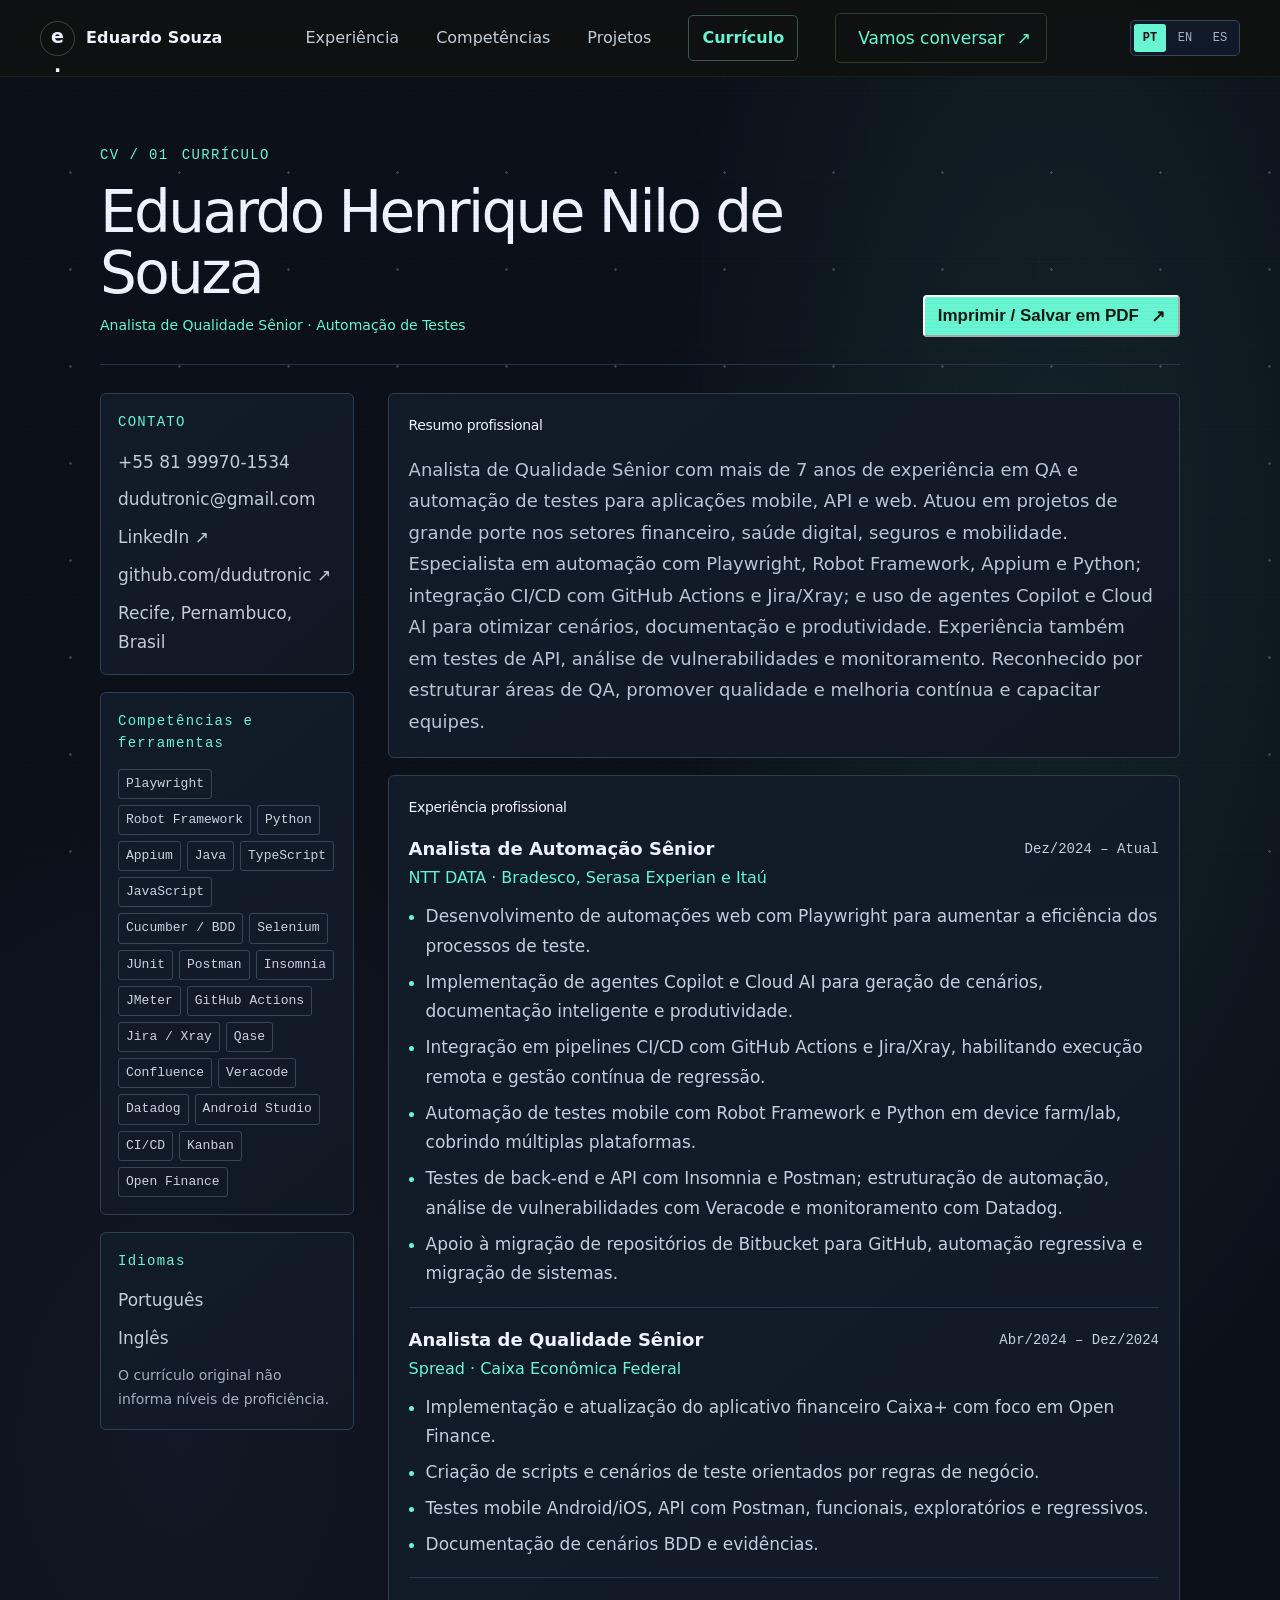
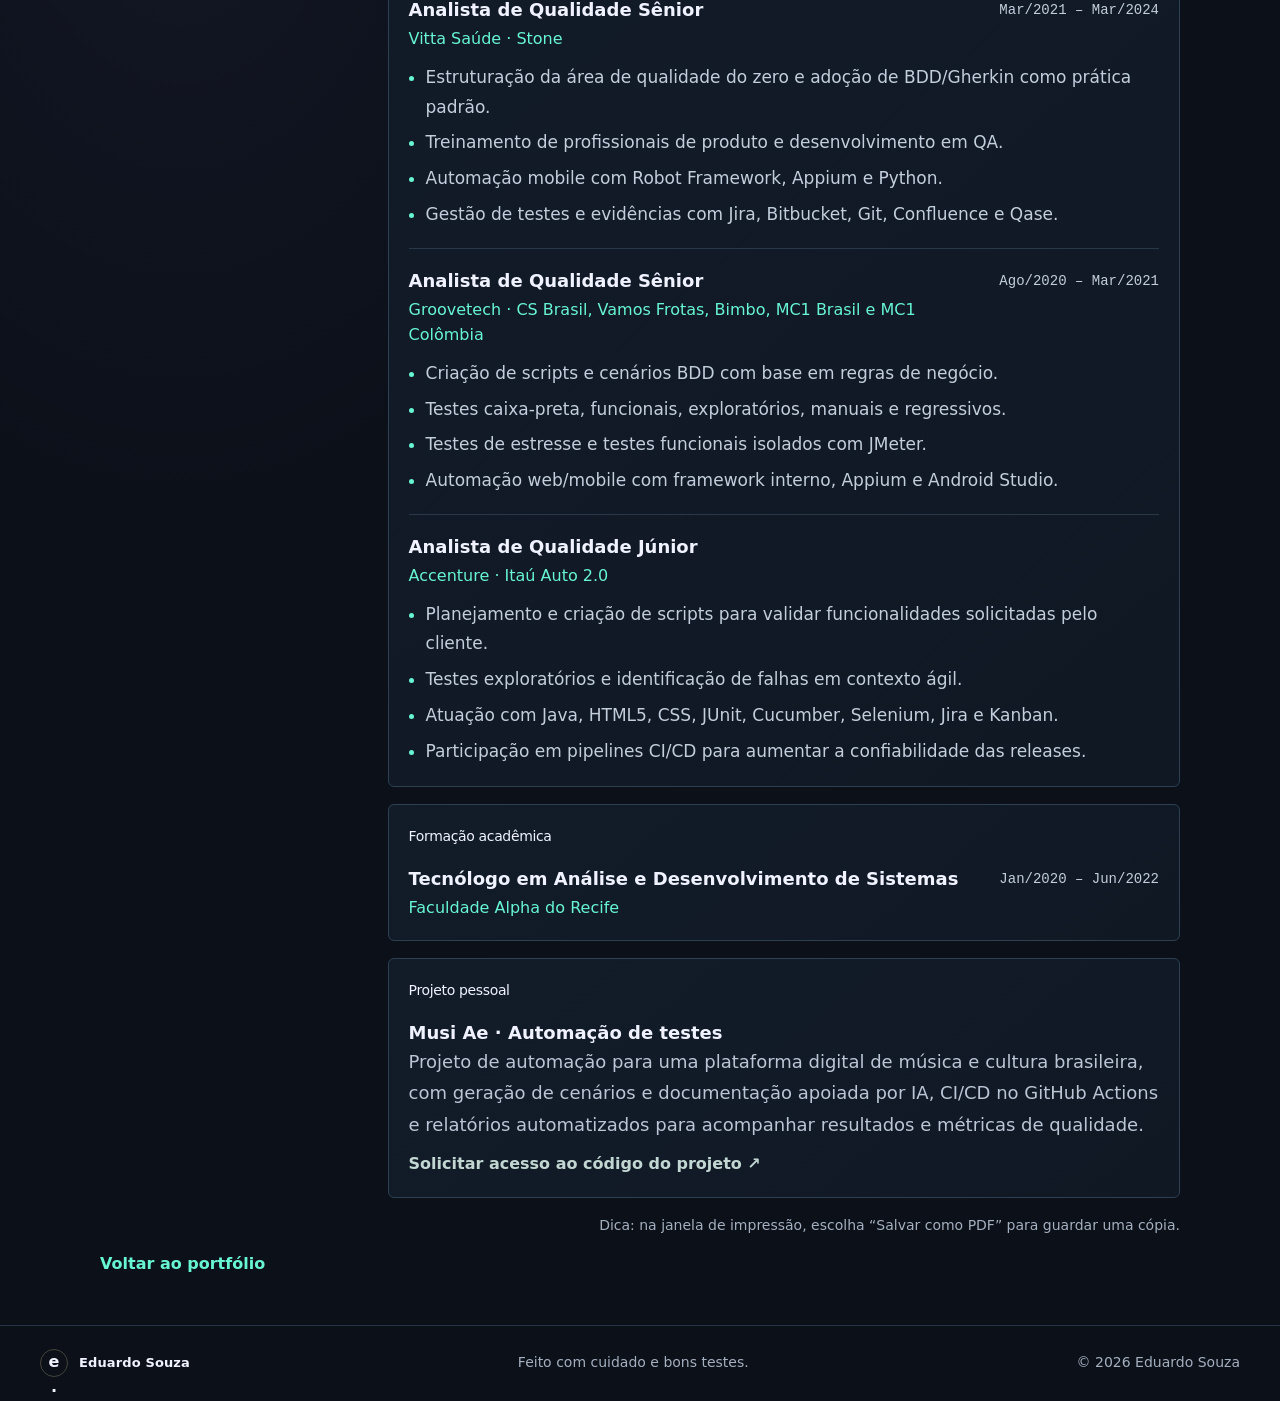
<file: resume.html>
<!doctype html>
<html lang="pt-BR">
  <head>
    <meta charset="utf-8">
    <meta name="viewport" content="width=device-width, initial-scale=1">
    <meta name="description" content="Experiência profissional, formação, competências e projetos de Eduardo Henrique Nilo de Souza.">
    <meta name="theme-color" content="#0b1019">
    <title>Currículo — Eduardo Souza | QA & Automação</title>
    <link rel="icon" href="favicon.svg" type="image/svg+xml">
    <link rel="stylesheet" href="styles.css?v=corporate-profile-v6">
    <script src="script.js?v=corporate-profile-v6" defer></script>
  </head>
  <body data-page="resume">
    <a class="skip-link" href="#resume-content" data-i18n="skip">Pular para o conteúdo</a>

    <header class="site-header">
      <nav class="navigation shell" aria-label="Navegação principal" data-i18n-aria="navLabel">
        <a class="wordmark" href="index.html" aria-label="Eduardo Souza, início" data-i18n-aria="homeLabel">
          <span class="wordmark-mark" aria-hidden="true">e<span>.</span></span>
          <span class="wordmark-name">Eduardo Souza</span>
        </a>
        <div class="navigation-links" id="navigation-links">
          <a href="index.html#sobre" data-i18n="navExperience">Experiência</a>
          <a href="index.html#competencias" data-i18n="navSkills">Competências</a>
          <a href="index.html#projetos" data-i18n="navProjects">Projetos</a>
          <a class="nav-resume" href="resume.html" aria-current="page" data-i18n="navResume">Currículo</a>
          <a class="nav-contact" href="index.html#contato"><span data-i18n="navContact">Vamos conversar</span> <span aria-hidden="true">↗</span></a>
        </div>
        <div class="header-controls">
          <div class="language-picker" role="group" aria-label="Selecionar idioma" data-i18n-aria="languageLabel">
            <button type="button" lang="pt-BR" data-language="pt" aria-pressed="true">PT</button>
            <button type="button" lang="en" data-language="en" aria-pressed="false">EN</button>
            <button type="button" lang="es" data-language="es" aria-pressed="false">ES</button>
          </div>
          <button
            class="menu-toggle"
            type="button"
            aria-expanded="false"
            aria-controls="navigation-links"
            aria-label="Abrir menu"
          >
            <span></span>
            <span></span>
          </button>
        </div>
      </nav>
    </header>

    <main class="resume-layout section-shell" id="resume-content">
      <header class="resume-heading">
        <div>
          <p class="section-label"><span>CV / 01</span> <span data-i18n="resumeLabel">CURRÍCULO</span></p>
          <h1 data-i18n="resumeName">Eduardo Henrique Nilo de Souza</h1>
          <p class="resume-role" data-i18n="resumeRole">Analista de Qualidade Sênior · Automação de Testes</p>
        </div>
        <button class="button button-primary resume-print" type="button" data-print>
          <span data-i18n="resumePrint">Imprimir / Salvar em PDF</span>
          <span aria-hidden="true">↗</span>
        </button>
      </header>

      <div class="resume-grid">
        <aside class="resume-sidebar">
          <section class="resume-panel" aria-labelledby="resume-contact-title">
            <h2 id="resume-contact-title" data-i18n="resumeContact">CONTATO</h2>
            <a href="tel:+5581999701534">+55 81 99970-1534</a>
            <a href="mailto:dudutronic@gmail.com">dudutronic@gmail.com</a>
            <a href="https://www.linkedin.com/in/eduardo-henrique-nilo-de-souza/" target="_blank" rel="noreferrer">LinkedIn ↗</a>
            <a href="https://github.com/dudutronic" target="_blank" rel="noreferrer">github.com/dudutronic ↗</a>
            <p data-i18n="resumeLocation">Recife, Pernambuco, Brasil</p>
          </section>

          <section class="resume-panel" aria-labelledby="resume-skills-title">
            <h2 id="resume-skills-title" data-i18n="resumeSkills">COMPETÊNCIAS E FERRAMENTAS</h2>
            <div class="resume-tags">
              <span>Playwright</span><span>Robot Framework</span><span>Python</span>
              <span>Appium</span><span>Java</span><span>TypeScript</span>
              <span>JavaScript</span><span>Cucumber / BDD</span><span>Selenium</span>
              <span>JUnit</span><span>Postman</span><span>Insomnia</span>
              <span>JMeter</span><span>GitHub Actions</span><span>Jira / Xray</span>
              <span>Qase</span><span>Confluence</span><span>Veracode</span>
              <span>Datadog</span><span>Android Studio</span><span>CI/CD</span>
              <span>Kanban</span><span>Open Finance</span>
            </div>
          </section>

          <section class="resume-panel" aria-labelledby="resume-languages-title">
            <h2 id="resume-languages-title" data-i18n="resumeLanguages">IDIOMAS</h2>
            <p data-i18n="resumePortuguese">Português</p>
            <p data-i18n="resumeEnglish">Inglês</p>
            <p class="resume-note" data-i18n="resumeLanguageNote">O currículo original não informa níveis de proficiência.</p>
          </section>
        </aside>

        <div class="resume-main">
          <section class="resume-section resume-summary" aria-labelledby="resume-summary-title">
            <h2 id="resume-summary-title" data-i18n="resumeSummaryTitle">Resumo profissional</h2>
            <p data-i18n="resumeSummary">Analista de Qualidade Sênior com mais de 7 anos de experiência em QA e automação de testes para aplicações mobile, API e web.</p>
          </section>

          <section class="resume-section" aria-labelledby="resume-experience-title">
            <h2 id="resume-experience-title" data-i18n="resumeExperience">Experiência profissional</h2>
            <article class="resume-entry">
              <div class="resume-entry-heading">
                <div>
                  <h3 data-i18n="resumeNttRole">Analista de Automação Sênior</h3>
                  <p data-i18n="resumeNttCompany">NTT DATA · Bradesco, Serasa Experian e Itaú</p>
                </div>
                <span class="resume-date" data-i18n="resumeNttDate">Dez/2024 – Atual</span>
              </div>
              <ul>
                <li data-i18n="resumeNtt1">Desenvolvimento de automações web com Playwright para aumentar a eficiência dos processos de teste.</li>
                <li data-i18n="resumeNtt2">Implementação de agentes Copilot e Cloud AI para geração de cenários, documentação inteligente e produtividade.</li>
                <li data-i18n="resumeNtt3">Integração em pipelines CI/CD com GitHub Actions e Jira/Xray, habilitando execução remota e gestão contínua de regressão.</li>
                <li data-i18n="resumeNtt4">Automação de testes mobile com Robot Framework e Python em device farm/lab, cobrindo múltiplas plataformas.</li>
                <li data-i18n="resumeNtt5">Testes de back-end e API com Insomnia e Postman; estruturação de automação, análise de vulnerabilidades com Veracode e monitoramento com Datadog.</li>
                <li data-i18n="resumeNtt6">Apoio à migração de repositórios de Bitbucket para GitHub, automação regressiva e migração de sistemas.</li>
              </ul>
            </article>

            <article class="resume-entry">
              <div class="resume-entry-heading">
                <div>
                  <h3 data-i18n="resumeSpreadRole">Analista de Qualidade Sênior</h3>
                  <p data-i18n="resumeSpreadCompany">Spread · Caixa Econômica Federal</p>
                </div>
                <span class="resume-date" data-i18n="resumeSpreadDate">Abr/2024 – Dez/2024</span>
              </div>
              <ul>
                <li data-i18n="resumeSpread1">Implementação e atualização do aplicativo financeiro Caixa+ com foco em Open Finance.</li>
                <li data-i18n="resumeSpread2">Criação de scripts e cenários de teste orientados por regras de negócio.</li>
                <li data-i18n="resumeSpread3">Testes mobile Android/iOS, API com Postman, funcionais, exploratórios e regressivos.</li>
                <li data-i18n="resumeSpread4">Documentação de cenários BDD e evidências.</li>
              </ul>
            </article>

            <article class="resume-entry">
              <div class="resume-entry-heading">
                <div>
                  <h3 data-i18n="resumeVittaRole">Analista de Qualidade Sênior</h3>
                  <p data-i18n="resumeVittaCompany">Vitta Saúde · Stone</p>
                </div>
                <span class="resume-date" data-i18n="resumeVittaDate">Mar/2021 – Mar/2024</span>
              </div>
              <ul>
                <li data-i18n="resumeVitta1">Estruturação da área de qualidade do zero e adoção de BDD/Gherkin como prática padrão.</li>
                <li data-i18n="resumeVitta2">Treinamento de profissionais de produto e desenvolvimento em QA.</li>
                <li data-i18n="resumeVitta3">Automação mobile com Robot Framework, Appium e Python.</li>
                <li data-i18n="resumeVitta4">Gestão de testes e evidências com Jira, Bitbucket, Git, Confluence e Qase.</li>
              </ul>
            </article>

            <article class="resume-entry">
              <div class="resume-entry-heading">
                <div>
                  <h3 data-i18n="resumeGrooveRole">Analista de Qualidade Sênior</h3>
                  <p data-i18n="resumeGrooveCompany">Groovetech · CS Brasil, Vamos Frotas, Bimbo, MC1 Brasil e MC1 Colômbia</p>
                </div>
                <span class="resume-date" data-i18n="resumeGrooveDate">Ago/2020 – Mar/2021</span>
              </div>
              <ul>
                <li data-i18n="resumeGroove1">Criação de scripts e cenários BDD com base em regras de negócio.</li>
                <li data-i18n="resumeGroove2">Testes caixa-preta, funcionais, exploratórios, manuais e regressivos.</li>
                <li data-i18n="resumeGroove3">Testes de estresse e testes funcionais isolados com JMeter.</li>
                <li data-i18n="resumeGroove4">Automação web/mobile com framework interno, Appium e Android Studio.</li>
              </ul>
            </article>

            <article class="resume-entry">
              <div class="resume-entry-heading">
                <div>
                  <h3 data-i18n="resumeAccentureRole">Analista de Qualidade Júnior</h3>
                  <p data-i18n="resumeAccentureCompany">Accenture · Itaú Auto 2.0</p>
                </div>
              </div>
              <ul>
                <li data-i18n="resumeAccenture1">Planejamento e criação de scripts para validar funcionalidades solicitadas pelo cliente.</li>
                <li data-i18n="resumeAccenture2">Testes exploratórios e identificação de falhas em contexto ágil.</li>
                <li data-i18n="resumeAccenture3">Atuação com Java, HTML5, CSS, JUnit, Cucumber, Selenium, Jira e Kanban.</li>
                <li data-i18n="resumeAccenture4">Participação em pipelines CI/CD para aumentar a confiabilidade das releases.</li>
              </ul>
            </article>
          </section>

          <section class="resume-section" aria-labelledby="resume-education-title">
            <h2 id="resume-education-title" data-i18n="resumeEducation">Formação acadêmica</h2>
            <article class="resume-entry resume-entry-compact">
              <div class="resume-entry-heading">
                <div>
                  <h3 data-i18n="resumeDegree">Tecnólogo em Análise e Desenvolvimento de Sistemas</h3>
                  <p data-i18n="resumeSchool">Faculdade Alpha do Recife</p>
                </div>
                <span class="resume-date" data-i18n="resumeEducationDate">Jan/2020 – Jun/2022</span>
              </div>
            </article>
          </section>

          <section class="resume-section" aria-labelledby="resume-projects-title">
            <h2 id="resume-projects-title" data-i18n="resumePersonalProjects">Projeto pessoal</h2>
            <article class="resume-entry resume-entry-compact">
              <div class="resume-entry-heading">
                <h3 data-i18n="resumeMusiTitle">Musi Ae · Automação de testes</h3>
              </div>
              <p data-i18n="resumeMusiDescription">Projeto de automação para uma plataforma digital de música e cultura brasileira, com geração de cenários e documentação apoiada por IA, CI/CD no GitHub Actions e relatórios automatizados para acompanhar resultados e métricas de qualidade.</p>
              <a class="resume-project-link" href="mailto:dudutronic@gmail.com?subject=Solicitar%20acesso%20ao%20projeto%20Musi%20Ae">Solicitar acesso ao código do projeto ↗</a>
            </article>
          </section>
        </div>
      </div>

      <p class="resume-print-hint" data-i18n="resumePrintHint">Dica: na janela de impressão, escolha “Salvar como PDF” para guardar uma cópia.</p>
      <a class="resume-back" href="index.html" data-i18n="resumeBack">Voltar ao portfólio</a>
    </main>

    <footer class="site-footer">
      <div class="footer-inner shell">
        <a class="wordmark footer-wordmark" href="index.html" aria-label="Eduardo Souza, início" data-i18n-aria="homeLabel">
          <span class="wordmark-mark" aria-hidden="true">e<span>.</span></span>
          <span class="wordmark-name">Eduardo Souza</span>
        </a>
        <p data-i18n="footerNote">Feito com cuidado e bons testes.</p>
        <span>© <span id="current-year">2026</span> Eduardo Souza</span>
      </div>
    </footer>
  </body>
</html>
</file>
<file: styles.css>
:root {
  color-scheme: dark;
  --background: #0b1019;
  --surface: #111a27;
  --surface-raised: #172333;
  --text: #f0f3ff;
  --muted: #c3cedd;
  --subtle: #a4afbf;
  --accent: #67f5d2;
  --line: #263345;
  --purple: #b791ff;
  --amber: #f3bd65;
  --mono: ui-monospace, SFMono-Regular, Menlo, Monaco, Consolas, "Liberation Mono", monospace;
  --sans: Inter, "Segoe UI", Roboto, system-ui, -apple-system, BlinkMacSystemFont, sans-serif;
  --display: var(--sans);
}

* {
  box-sizing: border-box;
}

html {
  scroll-behavior: smooth;
  scroll-padding-top: 6rem;
}

body {
  min-width: 0;
  margin: 0;
  background:
    radial-gradient(ellipse at 82% 18%, rgb(103 245 210 / 9%), transparent 25rem),
    radial-gradient(ellipse at 14% 48%, rgb(183 145 255 / 5%), transparent 30rem),
    var(--background);
  color: var(--text);
  font-family: var(--sans);
  font-size: 16px;
  line-height: 1.55;
  -webkit-font-smoothing: antialiased;
}

body::before {
  position: fixed;
  z-index: 0;
  inset: 0;
  background-image:
    radial-gradient(circle, rgb(230 242 255 / 52%) 0 1px, transparent 1.5px),
    linear-gradient(rgb(103 245 210 / 3%) 1px, transparent 1px),
    linear-gradient(90deg, rgb(103 245 210 / 3%) 1px, transparent 1px);
  background-position: 16px 27px, center center, center center;
  background-size: 109px 97px, 42px 42px, 42px 42px;
  content: "";
  opacity: 0.42;
  pointer-events: none;
}

body::after {
  position: fixed;
  z-index: 8;
  inset: 0;
  background: repeating-linear-gradient(transparent 0 3px, rgb(0 0 0 / 4%) 4px);
  content: "";
  pointer-events: none;
}

a {
  color: inherit;
  text-decoration: none;
}

a:focus-visible,
button:focus-visible {
  outline: 2px solid var(--accent);
  outline-offset: 5px;
}

::selection {
  background: var(--accent);
  color: var(--background);
}

.shell {
  width: min(1200px, calc(100% - 64px));
  margin-inline: auto;
}

.section-shell {
  width: min(1080px, calc(100% - 64px));
  margin-inline: auto;
}

.skip-link {
  position: absolute;
  z-index: 20;
  top: 12px;
  left: 12px;
  padding: 10px 14px;
  transform: translateY(-160%);
  background: var(--accent);
  color: var(--background);
  font-weight: 700;
}

.skip-link:focus {
  transform: translateY(0);
}

.site-header {
  position: sticky;
  z-index: 10;
  top: 0;
  border-bottom: 1px solid rgb(255 255 255 / 5%);
  background: rgb(17 18 16 / 88%);
  backdrop-filter: blur(16px);
}

main,
.site-footer {
  position: relative;
  z-index: 1;
}

.navigation,
.navigation-links,
.header-controls,
.wordmark {
  display: flex;
  align-items: center;
}

.navigation {
  min-height: 76px;
  justify-content: space-between;
}

.wordmark {
  gap: 11px;
}

.wordmark-mark {
  display: grid;
  width: 35px;
  height: 35px;
  place-items: center;
  border: 1px solid #44463b;
  border-radius: 50%;
  font-family: var(--display);
  font-size: 19px;
  font-weight: 700;
}

.wordmark-name {
  font-size: 14px;
  font-weight: 600;
  letter-spacing: 0.01em;
}

.navigation-links {
  gap: 37px;
  color: #c3cedd;
  font-size: 14px;
}

.header-controls {
  gap: 10px;
}

.navigation-links .nav-resume {
  padding: 10px 13px;
  border: 1px solid #37564f;
  border-radius: 5px;
  color: var(--accent);
  font-weight: 600;
}

.language-picker {
  display: inline-flex;
  gap: 3px;
  padding: 3px;
  border: 1px solid #35445a;
  border-radius: 5px;
  background: #101927;
}

.language-picker button {
  min-width: 32px;
  min-height: 28px;
  padding: 0 6px;
  border: 0;
  border-radius: 3px;
  background: transparent;
  color: #a6b1c4;
  cursor: pointer;
  font-family: var(--mono);
  font-size: 9px;
}

.language-picker button[aria-pressed="true"] {
  background: var(--accent);
  color: #0b1019;
  font-weight: 700;
}

.language-picker button:hover:not([aria-pressed="true"]) {
  color: var(--text);
}

.navigation-links a {
  transition: color 160ms ease;
}

.navigation-links a:hover {
  color: var(--text);
}

.navigation-links .nav-contact {
  padding: 11px 15px;
  border: 1px solid #373930;
  border-radius: 5px;
  color: var(--text);
}

.nav-contact span {
  margin-left: 7px;
  color: var(--accent);
}

.menu-toggle {
  display: none;
}

.menu-toggle span {
  width: 15px;
  height: 1px;
  background: var(--text);
}

.hero {
  position: relative;
  display: grid;
  min-height: 680px;
  grid-template-columns: 1.05fr 0.95fr;
  align-items: center;
  gap: 58px;
  padding-top: 30px;
  padding-bottom: 102px;
}

.hero-copy,
.terminal {
  position: relative;
  z-index: 1;
}

.eyebrow,
.section-label,
.project-category,
.project-stars,
.aside-label,
.terminal-bar,
.scroll-hint,
.hero-index {
  font-family: var(--mono);
  font-size: 11px;
  letter-spacing: 0.1em;
}

.eyebrow {
  display: flex;
  align-items: center;
  gap: 10px;
  margin: 0 0 22px;
  color: #bbbdaf;
}

.hero h1,
.section-heading h2,
.contact h2 {
  margin: 0;
  font-family: var(--display);
  font-weight: 600;
  letter-spacing: -0.045em;
}

.hero h1 {
  max-width: 700px;
  font-size: clamp(52px, 5.8vw, 76px);
  line-height: 0.99;
}

.hero-role {
  margin: 14px 0 0;
  color: var(--accent);
  font-family: var(--display);
  font-size: clamp(22px, 2.6vw, 30px);
  font-weight: 650;
  letter-spacing: -0.035em;
  line-height: 1.2;
}

.hero h1 span,
.contact h2 span {
  color: var(--accent);
}

.hero-description {
  max-width: 560px;
  margin: 17px 0 0;
  color: var(--muted);
  font-size: 17px;
  line-height: 1.75;
}

.hero-stack {
  margin-top: 21px;
}

.hero-stack > p {
  margin: 0 0 10px;
  color: var(--text);
  font-family: var(--mono);
  font-size: 11px;
  font-weight: 600;
  letter-spacing: 0.1em;
}

.stack-list {
  display: flex;
  flex-wrap: wrap;
  gap: 8px;
  margin: 0;
  padding: 0;
  list-style: none;
}

.stack-list li {
  padding: 7px 10px;
  border: 1px solid #37564f;
  border-radius: 4px;
  background: #101927;
  color: #d7e2f2;
  font-size: 12px;
  font-weight: 600;
}

.hero-actions {
  display: flex;
  align-items: center;
  gap: 23px;
  margin-top: 33px;
}

.button {
  display: inline-flex;
  min-height: 46px;
  align-items: center;
  justify-content: center;
  gap: 12px;
  border-radius: 4px;
  font-size: 14px;
  font-weight: 600;
  transition: transform 160ms ease, background 160ms ease;
}

.button:hover {
  transform: translateY(-2px);
}

.button-primary {
  padding: 0 17px;
  background: var(--accent);
  color: #191b12;
}

.button-primary:hover {
  background: #e2ff83;
}

.button-quiet {
  color: #d2d2c9;
}

.button-quiet span {
  color: var(--accent);
}

.hero-socials {
  display: flex;
  flex-wrap: wrap;
  gap: 9px;
  margin-top: 21px;
}

.hero-social-link {
  display: inline-flex;
  min-height: 39px;
  align-items: center;
  gap: 8px;
  padding: 0 11px;
  border: 1px solid #35465a;
  border-radius: 5px;
  background: rgb(16 25 39 / 86%);
  color: #d7e2f2;
  font-size: 12px;
  font-weight: 600;
  transition: border-color 160ms ease, color 160ms ease, transform 160ms ease;
}

.hero-social-link:hover {
  transform: translateY(-2px);
  border-color: var(--accent);
  color: var(--accent);
}

.social-icon {
  display: grid;
  width: 18px;
  height: 18px;
  place-items: center;
  border: 1px solid #4b6176;
  border-radius: 4px;
  color: var(--accent);
  font-family: var(--mono);
  font-size: 9px;
}

.hero-social-link > span:last-child {
  color: var(--accent);
}

.terminal {
  overflow: hidden;
  border: 1px solid #30312b;
  border-radius: 8px;
  background: #101927;
  box-shadow: 0 28px 80px rgb(0 0 0 / 35%), 0 0 70px rgb(103 245 210 / 7%);
  transform: rotate(1deg);
}

.terminal-bar {
  display: flex;
  height: 48px;
  align-items: center;
  justify-content: space-between;
  padding: 0 17px;
  border-bottom: 1px solid #2a2b26;
  color: #999a91;
  font-size: 9px;
  letter-spacing: 0.04em;
}

.terminal-dots {
  display: flex;
  gap: 5px;
}

.terminal-dots i {
  width: 7px;
  height: 7px;
  border-radius: 50%;
  background: #5a5c50;
}

.terminal-dots i:first-child {
  background: #cf7865;
}

.terminal-dots i:nth-child(2) {
  background: #c9ab5b;
}

.terminal-dots i:nth-child(3) {
  background: #8ca65c;
}

.terminal-language {
  color: #6d6e65;
}

.terminal-code {
  padding: 26px 18px 22px;
  font-family: var(--mono);
  font-size: clamp(9px, 1vw, 11px);
  line-height: 2.2;
  white-space: nowrap;
}

.terminal-code p {
  margin: 0;
}

.code-muted {
  display: inline-block;
  width: 25px;
  color: #55574d;
}

.code-purple {
  color: #c8a9e7;
}

.code-green {
  color: #d3f36b;
}

.code-blue {
  color: #85b7d4;
}

.terminal-result {
  display: flex;
  align-items: center;
  gap: 8px;
  margin-top: 21px;
  padding: 12px 10px;
  border: 1px solid #33372a;
  border-radius: 4px;
  background: #1c2117;
  color: #d4e5ac;
  font-size: 10px;
}

.terminal-result > span:first-child {
  color: var(--accent);
}

.result-time {
  margin-left: auto;
  color: #858b77;
}

.scroll-hint {
  position: absolute;
  bottom: 45px;
  left: 0;
  display: flex;
  align-items: center;
  gap: 11px;
  color: #797a70;
  font-size: 8px;
}

.scroll-line {
  width: 35px;
  height: 1px;
  background: #6c6d62;
}

.hero-index {
  position: absolute;
  right: 0;
  bottom: 45px;
  color: #77786e;
  font-size: 9px;
}

.experience {
  padding-top: 78px;
  padding-bottom: 82px;
  border-top: 1px solid var(--line);
}

.section-label {
  display: flex;
  align-items: center;
  gap: 13px;
  color: #b9c5d5;
  font-size: 11px;
}

.section-label > span {
  color: var(--accent);
}

.experience .section-heading {
  margin-top: 26px;
  margin-bottom: 24px;
}

.experience .section-heading h2 {
  margin-top: 0;
  font-size: clamp(36px, 4.2vw, 50px);
}

.experience-grid {
  display: grid;
  grid-template-columns: repeat(2, minmax(0, 1fr));
  gap: 16px;
}

.experience-card {
  min-width: 0;
  padding: 24px;
  border: 1px solid #2c4052;
  border-radius: 6px;
  background: linear-gradient(140deg, #14202d, #101824);
}

.experience-featured {
  grid-column: 1 / -1;
}

.experience-card-heading {
  display: flex;
  align-items: start;
  justify-content: space-between;
  gap: 16px;
}

.experience-period {
  margin: 0 0 8px;
  color: #b9c5d5;
  font-family: var(--mono);
  font-size: 12px;
}

.experience-card h3 {
  margin: 0;
  font-family: var(--display);
  font-size: 21px;
  font-weight: 650;
  letter-spacing: -0.025em;
}

.experience-company {
  margin: 5px 0 0;
  color: var(--accent);
  font-size: 15px;
  font-weight: 600;
}

.experience-tag {
  flex: 0 0 auto;
  padding: 5px 8px;
  border: 1px solid #37564f;
  border-radius: 3px;
  color: var(--accent);
  font-family: var(--mono);
  font-size: 10px;
  font-weight: 600;
  letter-spacing: 0.08em;
}

.experience-clients {
  margin: 17px 0 0;
  color: #d7e2f2;
  font-size: 14px;
  font-weight: 600;
}

.experience-highlights {
  display: grid;
  gap: 8px 28px;
  margin: 15px 0 0;
  padding-left: 19px;
  color: var(--muted);
  font-size: 14px;
  line-height: 1.7;
}

.experience-featured .experience-highlights {
  grid-template-columns: repeat(2, minmax(0, 1fr));
}

.experience-highlights li::marker {
  color: var(--accent);
}

.experience-previous {
  margin: 20px 0 0;
  color: var(--muted);
  font-size: 14px;
}

.experience-previous strong {
  color: var(--text);
}

.section-heading > p,
.project-description {
  margin: 0;
  color: var(--muted);
  font-size: 16px;
  line-height: 1.75;
}

.projects {
  padding-top: 91px;
  padding-bottom: 93px;
  border-top: 1px solid var(--line);
}

.competencies {
  padding-top: 80px;
  padding-bottom: 88px;
  border-top: 1px solid var(--line);
}

.competencies .section-heading {
  margin-bottom: 26px;
}

.competencies .section-heading h2 {
  font-size: clamp(36px, 4.2vw, 50px);
}

.competency-grid {
  display: grid;
  grid-template-columns: repeat(3, minmax(0, 1fr));
  gap: 11px;
}

.competency-card {
  min-height: 135px;
  padding: 18px;
  border: 1px solid #2c4052;
  border-radius: 5px;
  background: linear-gradient(140deg, #14202d, #101824);
}

.competency-index,
.config-heading {
  color: #b9c5d5;
  font-family: var(--mono);
  font-size: 11px;
  letter-spacing: 0.09em;
}

.competency-card h3 {
  margin: 15px 0 7px;
  font-family: var(--display);
  font-size: 18px;
  font-weight: 600;
  letter-spacing: -0.025em;
}

.competency-card p {
  margin: 0;
  color: var(--muted);
  font-size: 14px;
  line-height: 1.75;
}

.section-heading {
  display: flex;
  align-items: end;
  justify-content: space-between;
  margin-bottom: 31px;
}

.section-heading h2 {
  margin-top: 21px;
  font-size: 54px;
}

.accent-dot {
  color: var(--accent);
}

.section-heading > p {
  padding-bottom: 5px;
  font-size: 16px;
}

.project-card {
  display: grid;
  min-height: 355px;
  grid-template-columns: 1fr 250px;
  overflow: hidden;
  border: 1px solid #2c4052;
  border-radius: 7px;
  background: linear-gradient(120deg, #121c29 55%, #15202d);
  box-shadow: 0 15px 48px rgb(0 0 0 / 14%);
}

.project-card-copilot {
  border-color: #3b574e;
  background: linear-gradient(120deg, #121c29 48%, #14211f);
}

.projects > .project-card + .project-card {
  margin-top: 18px;
}

.project-card-copilot .project-topline {
  flex-wrap: wrap;
}

.project-main {
  padding: 31px 35px;
}

.project-topline {
  display: flex;
  align-items: center;
  justify-content: space-between;
  gap: 12px;
}

.project-category,
.project-stars,
.aside-label {
  color: #b9c5d5;
  font-size: 10px;
}

.project-stars {
  color: #b6c886;
}

.project-main h3 {
  margin: 27px 0 11px;
  font-family: var(--display);
  font-size: 28px;
  font-weight: 500;
  letter-spacing: -0.045em;
}

.project-title-link {
  color: inherit;
  transition: color 160ms ease;
}

.project-title-link:hover {
  color: var(--accent);
}

.project-description {
  max-width: 555px;
  font-size: 15px;
}

.project-tags {
  margin-top: 19px;
}

.project-tags span {
  padding: 6px 8px;
  border-color: #36372f;
  font-size: 10px;
}

.framework-config {
  margin-top: 20px;
  padding: 14px 15px 12px;
  border: 1px solid #304257;
  border-radius: 4px;
  background: rgb(5 12 21 / 35%);
}

.config-heading {
  margin: 0;
  color: var(--accent);
}

.framework-config ul {
  display: grid;
  gap: 7px;
  margin: 11px 0 0;
  padding-left: 15px;
  color: #b7b8ae;
  font-size: 13px;
  line-height: 1.7;
}

.framework-config li::marker {
  color: #a8c75b;
}

.framework-config strong {
  color: #e2e2da;
  font-weight: 600;
}

.copilot-guide-note {
  margin: 8px 0 0;
  color: var(--muted);
  font-size: 13px;
}

.copilot-steps {
  display: grid;
  gap: 14px;
  margin: 14px 0 0;
  padding: 0;
  list-style: none;
}

.copilot-steps li {
  display: grid;
  grid-template-columns: 24px minmax(0, 1fr);
  gap: 10px;
}

.copilot-step-number {
  color: var(--accent);
  font-family: var(--mono);
  font-size: 12px;
}

.copilot-step-content {
  min-width: 0;
}

.copilot-step-content > strong {
  color: #e2e2da;
  font-size: 12px;
  letter-spacing: 0.04em;
}

.copilot-step-content p {
  margin: 4px 0 0;
  color: var(--muted);
  font-size: 13px;
  line-height: 1.6;
}

.copilot-step-content code,
.copilot-demo-command {
  display: block;
  margin-top: 7px;
  padding: 8px 9px;
  overflow-wrap: anywhere;
  border: 1px solid #293a4b;
  border-radius: 3px;
  background: #0b121c;
  color: #d3e0ee;
  font-family: var(--mono);
  font-size: 11px;
  line-height: 1.6;
}

.copilot-output {
  display: block;
  margin-top: 5px;
  color: #b9c5d5;
  font-size: 12px;
  line-height: 1.5;
}

.copilot-value {
  margin: 20px 0 0;
  color: #dbe5d2;
  font-size: 15px;
  font-weight: 500;
  line-height: 1.7;
}

.copilot-note {
  color: var(--muted);
}

.project-link {
  display: inline-flex;
  align-items: center;
  gap: 10px;
  margin-top: 24px;
  color: var(--accent);
  font-size: 13px;
  font-weight: 600;
}

.project-link:hover {
  color: #e1fd92;
}

.project-detail {
  padding-top: 40px;
  padding-bottom: 90px;
}

.project-detail-back {
  display: inline-flex;
  margin-bottom: 28px;
  color: var(--accent);
  font-size: 14px;
}

.project-detail-back:hover {
  color: #e1fd92;
}

.project-detail-heading {
  max-width: 860px;
  margin-bottom: 34px;
}

.project-detail-heading .section-label {
  margin-bottom: 12px;
}

.project-detail-heading h1 {
  margin: 0;
  font-size: clamp(42px, 6vw, 68px);
  font-weight: 600;
  letter-spacing: -0.05em;
  line-height: 1.08;
}

.project-detail-summary {
  max-width: 760px;
  margin: 17px 0 0;
  color: var(--muted);
  font-size: 18px;
  line-height: 1.75;
}

.project-detail-tags {
  display: flex;
  flex-wrap: wrap;
  gap: 8px;
  margin-top: 22px;
}

.project-detail-tags span {
  padding: 6px 10px;
  border: 1px solid #35445a;
  border-radius: 999px;
  color: #c3cedd;
  font-family: var(--mono);
  font-size: 11px;
}

.project-detail-video,
.project-detail-panel,
.project-ci-section,
.project-contact-panel {
  border: 1px solid #2c4052;
  border-radius: 7px;
  background: linear-gradient(120deg, #121c29 55%, #15202d);
  box-shadow: 0 15px 48px rgb(0 0 0 / 14%);
}

.project-detail-video {
  padding: 24px;
}

.project-detail-section-heading {
  display: flex;
  align-items: center;
  justify-content: space-between;
  gap: 20px;
  margin-bottom: 17px;
}

.project-detail-section-heading .section-label {
  margin: 0 0 6px;
}

.project-detail-section-heading h2,
.project-detail-panel h2 {
  margin: 0;
  font-size: 25px;
  font-weight: 550;
  letter-spacing: -0.035em;
}

.project-video-duration {
  flex: 0 0 auto;
  color: var(--accent);
  font-family: var(--mono);
  font-size: 10px;
  letter-spacing: 0.1em;
}

.project-video-player {
  display: block;
  width: 100%;
  max-height: 72vh;
  aspect-ratio: 16 / 9;
  border: 1px solid #27384b;
  border-radius: 5px;
  background: #070b11;
  object-fit: contain;
}

.project-video-note,
.project-detail-note {
  margin: 13px 0 0;
  color: var(--muted);
  font-size: 13px;
  line-height: 1.7;
}

.project-detail-grid {
  display: grid;
  grid-template-columns: repeat(2, minmax(0, 1fr));
  gap: 18px;
  margin-top: 18px;
}

.project-detail-panel {
  padding: 25px;
}

.project-detail-panel > .section-label {
  margin: 0 0 8px;
}

.project-detail-copy {
  margin: 12px 0 0;
  color: var(--muted);
  line-height: 1.7;
}

.project-detail-steps {
  display: grid;
  gap: 12px;
  margin: 18px 0 0;
  padding: 0;
  list-style: none;
}

.project-detail-steps li {
  display: grid;
  grid-template-columns: 30px minmax(0, 1fr);
  gap: 10px;
  color: #d3deed;
  font-size: 14px;
  line-height: 1.65;
}

.project-detail-step-number {
  color: var(--accent);
  font-family: var(--mono);
  font-size: 11px;
}

.project-command-list {
  display: grid;
  gap: 13px;
  margin-top: 16px;
}

.project-command-list p {
  margin: 0 0 6px;
  color: #d3deed;
  font-size: 12px;
  font-weight: 600;
}

.project-command-list pre {
  margin: 0;
  padding: 11px 12px;
  overflow-x: auto;
  border: 1px solid #293a4b;
  border-radius: 4px;
  background: #0b121c;
  color: var(--accent);
  font-family: var(--mono);
  font-size: 12px;
  line-height: 1.65;
  white-space: pre-wrap;
  overflow-wrap: anywhere;
}

.project-ci-section {
  margin-top: 18px;
  padding: 25px;
  border-color: #3b574e;
  background: linear-gradient(120deg, #121c29 48%, #14211f);
}

.project-ci-section > .project-detail-copy {
  max-width: 900px;
  margin: 0 0 18px;
}

.project-ci-steps {
  grid-template-columns: repeat(2, minmax(0, 1fr));
  column-gap: 24px;
  margin-top: 22px;
}

.project-contact-panel {
  display: flex;
  align-items: center;
  justify-content: space-between;
  gap: 20px;
  margin-top: 18px;
  padding: 20px 25px;
}

.project-contact-panel p {
  margin: 0;
  color: var(--muted);
  font-size: 14px;
}

.project-contact-panel .project-link {
  flex: 0 0 auto;
  margin: 0;
}

.project-detail-error {
  margin: 12px 0 40px;
  color: var(--muted);
}

@media (max-width: 760px) {
  .project-detail {
    padding-top: 24px;
    padding-bottom: 65px;
  }

  .project-detail-back {
    margin-bottom: 23px;
  }

  .project-detail-heading {
    margin-bottom: 25px;
  }

  .project-detail-heading h1 {
    font-size: clamp(38px, 11vw, 54px);
  }

  .project-detail-summary {
    font-size: 16px;
  }

  .project-detail-video,
  .project-detail-panel,
  .project-ci-section {
    padding: 18px;
  }

  .project-detail-section-heading h2,
  .project-detail-panel h2 {
    font-size: 21px;
  }

  .project-detail-grid,
  .project-ci-steps {
    grid-template-columns: 1fr;
  }

  .project-contact-panel {
    align-items: flex-start;
    flex-direction: column;
    padding: 18px;
  }
}

@media print {
  .project-detail-back,
  .project-detail-video,
  .project-ci-section,
  .project-contact-panel .project-link {
    display: none !important;
  }
}

.project-aside {
  position: relative;
  display: flex;
  flex-direction: column;
  justify-content: center;
  gap: 18px;
  overflow: hidden;
  padding: 30px 27px;
  border-left: 1px solid #30312b;
  background: rgb(13 14 12 / 25%);
}

.aside-label {
  margin: 0 0 2px;
}

.project-stat {
  display: flex;
  align-items: center;
  gap: 12px;
}

.project-stat strong {
  min-width: 37px;
  color: var(--accent);
  font-family: var(--display);
  font-size: 24px;
  font-weight: 500;
  letter-spacing: -0.06em;
}

.project-stat > span {
  color: #c3cedd;
  font-size: 13px;
  line-height: 1.5;
}

.aside-decoration {
  position: absolute;
  right: -14px;
  bottom: 0;
  color: rgb(211 243 107 / 5%);
  font-family: var(--mono);
  font-size: 12px;
}

.project-note {
  margin: 11px 0 0;
  color: var(--subtle);
  font-size: 12px;
  line-height: 1.7;
}

.contact {
  padding-top: 85px;
  padding-bottom: 98px;
  border-top: 1px solid var(--line);
}

.contact-content {
  display: flex;
  align-items: end;
  justify-content: space-between;
  gap: 28px;
  margin-top: 29px;
}

.contact .eyebrow {
  margin-bottom: 15px;
  color: #c3cedd;
  font-size: 11px;
}

.contact h2 {
  font-size: clamp(48px, 6vw, 70px);
  line-height: 1;
}

.contact-link {
  display: flex;
  min-width: 245px;
  align-items: center;
  justify-content: space-between;
  gap: 19px;
  padding: 15px 0;
  border-bottom: 1px solid #4d5040;
  color: #e0e7f0;
  font-size: 14px;
  transition: border-color 160ms ease, color 160ms ease;
}

.contact-email {
  display: inline-flex;
  align-items: center;
  gap: 8px;
  padding: 15px 0;
  border-bottom: 1px solid #4d5040;
  color: var(--accent);
  font-size: 14px;
  font-weight: 600;
  transition: border-color 160ms ease, color 160ms ease;
}

.contact-email:hover {
  border-color: var(--accent);
  color: #e4fff8;
}

.contact-link:hover {
  border-color: var(--accent);
  color: var(--accent);
}

.contact-arrow {
  color: var(--accent);
  font-size: 16px;
}

.site-footer {
  border-top: 1px solid var(--line);
}

.footer-inner {
  display: flex;
  min-height: 75px;
  align-items: center;
  justify-content: space-between;
  gap: 20px;
}

.footer-wordmark .wordmark-mark {
  width: 28px;
  height: 28px;
  font-size: 16px;
}

.footer-wordmark .wordmark-name {
  font-size: 13px;
}

.footer-inner > p,
.footer-inner > span {
  color: #a4afbf;
  font-size: 11px;
}

.resume-layout {
  padding-top: 68px;
  padding-bottom: 48px;
}

.resume-heading {
  display: flex;
  align-items: end;
  justify-content: space-between;
  gap: 25px;
  padding-bottom: 27px;
  border-bottom: 1px solid var(--line);
}

.resume-heading .section-label {
  margin: 0 0 15px;
}

.resume-heading h1 {
  margin: 0;
  font-family: var(--display);
  font-size: clamp(34px, 5vw, 58px);
  font-weight: 500;
  letter-spacing: -0.045em;
  line-height: 1.05;
}

.resume-role {
  margin: 12px 0 0;
  color: var(--accent);
  font-size: 14px;
}

.resume-print {
  flex: 0 0 auto;
  min-height: 42px;
  padding: 0 13px;
}

.resume-grid {
  display: grid;
  grid-template-columns: minmax(210px, 0.32fr) minmax(0, 1fr);
  gap: 34px;
  padding-top: 28px;
}

.resume-sidebar,
.resume-main {
  min-width: 0;
}

.resume-sidebar {
  display: flex;
  flex-direction: column;
  gap: 17px;
}

.resume-panel,
.resume-section {
  border: 1px solid #2c4052;
  border-radius: 6px;
  background: linear-gradient(140deg, #121c29, #101824);
}

.resume-panel {
  padding: 17px;
}

.resume-panel h2,
.resume-section > h2 {
  margin: 0 0 14px;
  color: var(--accent);
  font-family: var(--mono);
  font-size: 12px;
  font-weight: 500;
  letter-spacing: 0.09em;
  line-height: 1.6;
}

.resume-panel > a,
.resume-panel > p {
  display: block;
  margin: 0 0 9px;
  color: #c3ccda;
  font-size: 14px;
  line-height: 1.7;
  overflow-wrap: anywhere;
}

.resume-panel > a:hover,
.resume-project-link:hover,
.resume-back:hover {
  color: var(--accent);
}

.resume-panel > :last-child {
  margin-bottom: 0;
}

.resume-tags {
  display: flex;
  flex-wrap: wrap;
  gap: 6px;
}

.resume-tags span {
  padding: 5px 7px;
  border: 1px solid #35465a;
  border-radius: 3px;
  color: #cad3e2;
  font-family: var(--mono);
  font-size: 10px;
  line-height: 1.4;
}

.resume-panel .resume-note,
.resume-print-hint {
  margin-top: 11px;
  color: var(--subtle);
  font-size: 12px;
}

.resume-section {
  margin-bottom: 17px;
  padding: 20px;
}

.resume-section > h2 {
  margin-bottom: 17px;
  color: var(--text);
  font-family: var(--display);
  font-size: 20px;
  font-weight: 500;
  letter-spacing: -0.025em;
}

.resume-summary > p,
.resume-entry-compact > p {
  margin: 0;
  color: #bac5d5;
  font-size: 15px;
  line-height: 1.75;
}

.resume-entry {
  padding: 0 0 18px;
  border-bottom: 1px solid #293849;
}

.resume-entry + .resume-entry {
  padding-top: 18px;
}

.resume-entry:last-child {
  padding-bottom: 0;
  border-bottom: 0;
}

.resume-entry-heading {
  display: flex;
  align-items: start;
  justify-content: space-between;
  gap: 15px;
}

.resume-entry-heading h3 {
  margin: 0;
  color: var(--text);
  font-family: var(--display);
  font-size: 18px;
  font-weight: 600;
  line-height: 1.5;
}

.resume-entry-heading p {
  margin: 3px 0 0;
  color: var(--accent);
  font-size: 14px;
  line-height: 1.6;
}

.resume-date {
  flex: 0 0 auto;
  padding-top: 3px;
  color: #c3cedd;
  font-family: var(--mono);
  font-size: 12px;
  line-height: 1.6;
  text-align: right;
}

.resume-entry ul {
  display: grid;
  gap: 6px;
  margin: 11px 0 0;
  padding-left: 17px;
  color: #c3cedd;
  font-size: 14px;
  line-height: 1.75;
}

.resume-entry li::marker {
  color: var(--accent);
}

.resume-entry-compact {
  padding-bottom: 0;
  border-bottom: 0;
}

.resume-project-link,
.resume-back {
  display: inline-flex;
  margin-top: 12px;
  color: #c2d7d2;
  font-size: 13px;
  font-weight: 600;
  overflow-wrap: anywhere;
}

.resume-print-hint {
  margin: 0;
  text-align: right;
}

.resume-back {
  margin-top: 15px;
  color: var(--accent);
}

@media (min-width: 1500px) {
  .hero {
    min-height: 720px;
  }
}

@media (max-width: 800px) {
  .navigation-links {
    gap: 16px;
  }

  .navigation-links .nav-contact,
  .navigation-links .nav-resume {
    padding-inline: 10px;
  }

  .hero {
    min-height: 0;
    grid-template-columns: 1fr;
    gap: 48px;
    padding-top: 93px;
    padding-bottom: 107px;
  }

  .hero-copy {
    max-width: 620px;
  }

  .terminal {
    width: min(100%, 560px);
    justify-self: center;
    transform: none;
  }

  .project-card {
    grid-template-columns: 1fr 210px;
  }

  .competency-grid {
    grid-template-columns: repeat(2, minmax(0, 1fr));
  }

  .project-main {
    padding: 27px 23px;
  }

  .project-aside {
    padding: 27px 19px;
  }

  .resume-grid {
    grid-template-columns: 1fr;
  }

  .resume-main {
    order: -1;
  }

  .resume-sidebar {
    display: grid;
    grid-template-columns: repeat(2, minmax(0, 1fr));
    align-items: start;
  }

  .resume-sidebar .resume-panel:first-child {
    grid-column: 1 / -1;
  }
}

@media (max-width: 760px) {
  .shell,
  .section-shell {
    width: calc(100% - 40px);
  }

  .wordmark-name {
    font-size: 14px;
  }

  .language-picker button {
    font-size: 11px;
  }

  .navigation {
    min-height: 66px;
  }

  .header-controls {
    gap: 8px;
  }

  .menu-toggle {
    display: flex;
    width: 40px;
    height: 40px;
    flex-direction: column;
    align-items: center;
    justify-content: center;
    gap: 6px;
    border: 1px solid #35362f;
    border-radius: 4px;
    background: transparent;
    cursor: pointer;
  }

  .navigation-links {
    position: absolute;
    top: 65px;
    right: max(20px, calc((100% - 1200px) / 2));
    left: max(20px, calc((100% - 1200px) / 2));
    display: none;
    align-items: stretch;
    gap: 0;
    padding: 8px 20px 19px;
    border-bottom: 1px solid var(--line);
    background: #101927;
    box-shadow: 0 16px 30px rgb(0 0 0 / 28%);
  }

  .navigation-links.is-open {
    display: flex;
    flex-direction: column;
  }

  .navigation-links > a {
    padding: 14px 0;
    font-size: 15px;
  }

  .navigation-links .nav-resume,
  .navigation-links .nav-contact {
    margin-top: 5px;
    padding: 12px;
  }

  .navigation-links .nav-resume {
    text-align: center;
  }

  .hero {
    gap: 37px;
    padding-top: 64px;
    padding-bottom: 82px;
  }

  .hero h1 {
    font-size: clamp(47px, 12vw, 66px);
  }

  .eyebrow {
    font-size: 11px;
  }

  .hero-role {
    font-size: 23px;
  }

  .hero-description {
    font-size: 16px;
  }

  .hero-stack {
    margin-top: 18px;
  }

  .stack-list {
    gap: 6px;
  }

  .stack-list li {
    padding: 6px 8px;
    font-size: 11px;
  }

  .hero-actions {
    gap: 15px;
  }

  .hero-socials {
    gap: 7px;
    margin-top: 17px;
  }

  .hero-social-link {
    min-height: 36px;
    gap: 6px;
    padding-inline: 8px;
    font-size: 12px;
  }

  .button {
    font-size: 13px;
  }

  .terminal-code {
    overflow-x: auto;
    padding: 20px 12px 17px;
    font-size: 10px;
  }

  .terminal-bar {
    padding: 0 12px;
    font-size: 10px;
  }

  .terminal-result {
    font-size: 12px;
  }

  .scroll-hint,
  .hero-index {
    bottom: 33px;
  }

  .experience,
  .competencies,
  .projects,
  .contact {
    padding-top: 69px;
    padding-bottom: 74px;
  }

  .experience .section-heading {
    margin-top: 20px;
    margin-bottom: 20px;
  }

  .section-label {
    font-size: 11px;
  }

  .experience-grid {
    grid-template-columns: 1fr;
  }

  .experience-featured {
    grid-column: auto;
  }

  .experience-card {
    padding: 19px;
  }

  .experience-featured .experience-highlights {
    grid-template-columns: 1fr;
  }

  .experience-card h3 {
    font-size: 19px;
  }

  .experience-highlights {
    font-size: 14px;
  }

  .experience-previous {
    font-size: 13px;
    line-height: 1.7;
  }

  .project-tags span {
    font-size: 11px;
  }

  .section-heading > p {
    font-size: 16px;
    line-height: 1.75;
  }

  .competency-index,
  .config-heading {
    font-size: 10px;
  }

  .competency-card h3 {
    font-size: 17px;
  }

  .competency-card p {
    font-size: 15px;
  }

  .project-category,
  .project-stars {
    font-size: 10px;
  }

  .project-description {
    font-size: 15px;
    line-height: 1.75;
  }

  .framework-config ul {
    font-size: 14px;
  }

  .project-link {
    font-size: 13px;
  }

  .aside-label {
    font-size: 10px;
  }

  .project-stat > span {
    font-size: 12px;
  }

  .project-note {
    font-size: 13px;
  }

  .section-heading {
    align-items: start;
    flex-direction: column;
    gap: 12px;
  }

  .section-heading h2 {
    margin-top: 17px;
    font-size: clamp(34px, 9.5vw, 42px);
  }

  .competencies .section-heading h2 {
    font-size: clamp(32px, 9vw, 38px);
  }

  .competency-grid {
    grid-template-columns: 1fr;
  }

  .competency-card {
    min-height: 0;
    padding: 16px;
  }

  .competency-card h3 {
    margin-top: 11px;
  }

  .project-card {
    grid-template-columns: 1fr;
  }

  .project-main {
    padding: 24px 19px 26px;
  }

  .project-topline {
    align-items: start;
  }

  .project-category,
  .project-stars {
    font-size: 10px;
  }

  .project-main h3 {
    font-size: 25px;
  }

  .project-aside {
    display: grid;
    grid-template-columns: repeat(3, 1fr);
    gap: 14px 8px;
    padding: 20px 19px;
    border-top: 1px solid #30312b;
    border-left: 0;
  }

  .aside-label {
    grid-column: 1 / -1;
  }

  .project-stat {
    align-items: start;
    flex-direction: column;
    gap: 3px;
  }

  .project-stat > span {
    font-size: 12px;
  }

  .aside-decoration {
    display: none;
  }

  .contact-content {
    align-items: start;
    flex-direction: column;
    gap: 28px;
  }

  .contact .eyebrow {
    font-size: 11px;
  }

  .contact h2 {
    font-size: 54px;
  }

  .contact-link {
    width: 100%;
    min-width: 0;
  }

  .contact-email {
    width: 100%;
  }

  .contact-link,
  .contact-email {
    font-size: 14px;
  }

  .resume-layout {
    padding-top: 44px;
    padding-bottom: 34px;
  }

  .resume-heading {
    align-items: start;
    flex-direction: column;
    gap: 18px;
  }

  .resume-heading h1 {
    font-size: 38px;
  }

  .resume-role {
    font-size: 17px;
    line-height: 1.6;
  }

  .resume-grid {
    gap: 15px;
    padding-top: 16px;
  }

  .resume-section {
    padding: 16px;
  }

  .resume-panel h2,
  .resume-section > h2 {
    font-size: 12px;
  }

  .resume-panel > a,
  .resume-panel > p {
    font-size: 14px;
  }

  .resume-tags span {
    font-size: 10px;
  }

  .resume-panel .resume-note,
  .resume-print-hint {
    font-size: 13px;
  }

  .resume-summary > p,
  .resume-entry-compact > p {
    font-size: 16px;
  }

  .resume-entry-heading h3 {
    font-size: 18px;
  }

  .resume-entry-heading p {
    font-size: 15px;
  }

  .resume-entry-heading {
    flex-direction: column;
    gap: 3px;
  }

  .resume-date {
    font-size: 13px;
    text-align: left;
  }

  .resume-entry ul {
    font-size: 15px;
  }

  .resume-project-link,
  .resume-back {
    font-size: 13px;
  }

  .resume-sidebar {
    grid-template-columns: 1fr;
  }

  .resume-sidebar .resume-panel:first-child {
    grid-column: auto;
  }

  .resume-print-hint {
    text-align: left;
    line-height: 1.6;
  }

  .footer-inner {
    min-height: 70px;
    flex-wrap: wrap;
    justify-content: space-between;
    gap: 9px 16px;
    padding-block: 16px;
  }

  .footer-inner > p {
    order: 1;
    width: 100%;
    margin: 0;
  }

  .footer-inner > p,
  .footer-inner > span {
    font-size: 13px;
  }
}

body {
  font-size: 18px;
}

@media (min-width: 761px) {
  .wordmark-name,
  .navigation-links {
    font-size: 16px;
  }

  .language-picker button {
    font-size: 12px;
  }

  .eyebrow,
  .section-label,
  .project-category,
  .project-stars,
  .aside-label,
  .terminal-bar,
  .scroll-hint,
  .hero-index,
  .hero-stack > p,
  .competency-index,
  .config-heading {
    font-size: 14px;
  }

  .hero-description,
  .experience-highlights,
  .experience-previous,
  .section-heading > p,
  .project-description,
  .competency-card p,
  .framework-config ul,
  .copilot-step-content p,
  .copilot-value,
  .resume-summary > p,
  .resume-entry-compact > p,
  .resume-entry ul {
    font-size: 18px;
  }

  .stack-list li {
    font-size: 15px;
  }

  .button,
  .navigation-links .nav-contact,
  .contact-link,
  .contact-email {
    font-size: 17px;
  }

  .hero-social-link,
  .project-tags span {
    font-size: 15px;
  }

  .terminal-code {
    font-size: 13px;
  }

  .terminal-result {
    font-size: 14px;
  }

  .experience-period,
  .resume-date {
    font-size: 14px;
  }

  .experience-company,
  .resume-entry-heading p {
    font-size: 16px;
  }

  .experience-tag,
  .resume-panel h2,
  .resume-section > h2 {
    font-size: 14px;
  }

  .experience-clients,
  .competency-card p,
  .resume-panel > a,
  .resume-panel > p,
  .resume-entry ul {
    font-size: 17px;
  }

  .copilot-step-number,
  .copilot-step-content > strong,
  .copilot-output,
  .project-note,
  .resume-panel .resume-note,
  .resume-print-hint {
    font-size: 14px;
  }

  .copilot-step-content code,
  .copilot-demo-command,
  .resume-tags span {
    font-size: 13px;
  }

  .project-link,
  .resume-project-link,
  .resume-back {
    font-size: 16px;
  }

  .project-stat > span {
    font-size: 16px;
  }

  .contact .eyebrow {
    font-size: 14px;
  }

  .footer-inner > p,
  .footer-inner > span {
    font-size: 14px;
  }
}

@media (max-width: 760px) {
  .wordmark-name,
  .navigation-links > a {
    font-size: 16px;
  }

  .language-picker button {
    font-size: 12px;
  }

  .eyebrow,
  .section-label,
  .project-category,
  .project-stars,
  .aside-label,
  .terminal-bar,
  .hero-stack > p,
  .competency-index,
  .config-heading,
  .contact .eyebrow {
    font-size: 14px;
  }

  .hero-description,
  .experience-highlights,
  .experience-previous,
  .section-heading > p,
  .project-description,
  .competency-card p,
  .framework-config ul,
  .copilot-step-content p,
  .copilot-value,
  .resume-summary > p,
  .resume-entry-compact > p,
  .resume-entry ul {
    font-size: 18px;
  }

  .stack-list li,
  .hero-social-link,
  .project-tags span {
    font-size: 15px;
  }

  .button,
  .contact-link,
  .contact-email {
    font-size: 16px;
  }

  .terminal-code {
    font-size: 12px;
  }

  .experience-period,
  .resume-date,
  .copilot-step-number,
  .copilot-output,
  .project-note,
  .project-stat > span,
  .resume-panel .resume-note,
  .resume-print-hint {
    font-size: 14px;
  }

  .experience-company,
  .resume-entry-heading p {
    font-size: 16px;
  }

  .experience-tag,
  .resume-panel h2,
  .resume-section > h2 {
    font-size: 14px;
  }

  .experience-clients,
  .resume-panel > a,
  .resume-panel > p,
  .resume-entry ul {
    font-size: 17px;
  }

  .copilot-step-content > strong {
    font-size: 15px;
  }

  .copilot-step-content code,
  .copilot-demo-command,
  .resume-tags span {
    font-size: 13px;
  }

  .project-link,
  .resume-project-link,
  .resume-back {
    font-size: 16px;
  }

  .footer-inner > p,
  .footer-inner > span {
    font-size: 14px;
  }
}

@media (prefers-reduced-motion: reduce) {
  *,
  *::before,
  *::after {
    scroll-behavior: auto !important;
    transition-duration: 0.01ms !important;
  }
}

@media print {
  @page {
    margin: 14mm;
    size: A4;
  }

  body {
    min-width: 0;
    background: #fff;
    color: #172333;
    -webkit-print-color-adjust: exact;
    print-color-adjust: exact;
  }

  body::before,
  body::after,
  .site-header,
  .site-footer,
  .resume-print,
  .resume-print-hint,
  .resume-back {
    display: none !important;
  }

  .resume-layout {
    width: 100%;
    padding: 0;
  }

  .resume-heading {
    padding-bottom: 12px;
  }

  .resume-heading h1,
  .resume-section > h2,
  .resume-entry-heading h3 {
    color: #172333;
  }

  .resume-grid {
    grid-template-columns: minmax(160px, 0.3fr) minmax(0, 1fr);
    gap: 14px;
    padding-top: 14px;
  }

  .resume-sidebar {
    display: flex;
  }

  .resume-main {
    order: initial;
  }

  .resume-panel,
  .resume-section {
    break-inside: avoid;
    background: #f5f8fb;
    box-shadow: none;
  }

  .resume-panel > a,
  .resume-panel > p,
  .resume-summary > p,
  .resume-entry-compact > p,
  .resume-entry ul {
    color: #34445a;
  }

  .resume-entry-heading p,
  .resume-date,
  .resume-tags span {
    color: #41645d;
  }

  .resume-entry {
    break-inside: avoid;
  }
}
</file>
